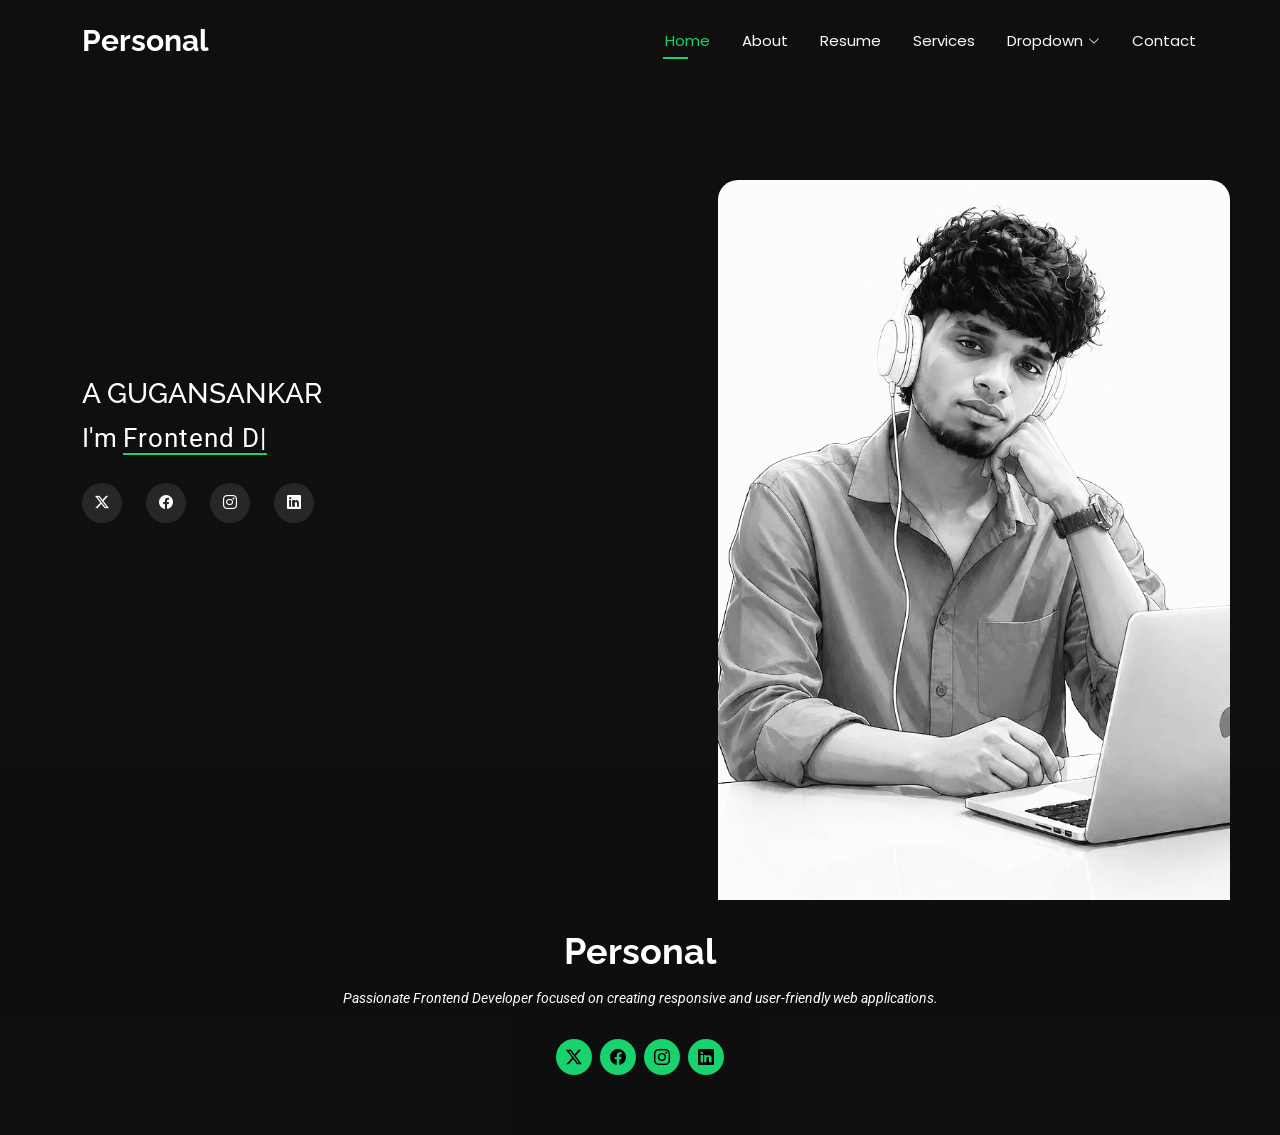
<file: index.html>
<!DOCTYPE html>
<html lang="en">

<head>
  <meta charset="utf-8">
  <meta content="width=device-width, initial-scale=1.0" name="viewport">
  <title>Index - Personal Bootstrap Template</title>
  <meta name="description" content="">
  <meta name="keywords" content="">

  <!-- Favicons -->
  <link href="assets/img/favicon.png" rel="icon">
  <link href="assets/img/apple-touch-icon.png" rel="apple-touch-icon">

  <!-- Fonts -->
  <link href="https://fonts.googleapis.com" rel="preconnect">
  <link href="https://fonts.gstatic.com" rel="preconnect" crossorigin>
  <link href="https://fonts.googleapis.com/css2?family=Roboto:ital,wght@0,100;0,300;0,400;0,500;0,700;0,900;1,100;1,300;1,400;1,500;1,700;1,900&family=Poppins:ital,wght@0,100;0,200;0,300;0,400;0,500;0,600;0,700;0,800;0,900;1,100;1,200;1,300;1,400;1,500;1,600;1,700;1,800;1,900&family=Raleway:ital,wght@0,100;0,200;0,300;0,400;0,500;0,600;0,700;0,800;0,900;1,100;1,200;1,300;1,400;1,500;1,600;1,700;1,800;1,900&display=swap" rel="stylesheet">

  <!-- Vendor CSS Files -->
  <link href="assets/vendor/bootstrap/css/bootstrap.min.css" rel="stylesheet">
  <link href="assets/vendor/bootstrap-icons/bootstrap-icons.css" rel="stylesheet">
  <link href="assets/vendor/aos/aos.css" rel="stylesheet">
  <link href="assets/vendor/swiper/swiper-bundle.min.css" rel="stylesheet">
  <link href="assets/vendor/glightbox/css/glightbox.min.css" rel="stylesheet">

  <!-- Main CSS File -->
  <link href="assets/css/main.css" rel="stylesheet">

  <!-- =======================================================
  * Template Name: Personal
  * Template URL: https://bootstrapmade.com/personal-free-resume-bootstrap-template/
  * Updated: Mar 05 2025 with Bootstrap v5.3.3
  * Author: BootstrapMade.com
  * License: https://bootstrapmade.com/license/
  ======================================================== -->
</head>

<body class="index-page">

  <header id="header" class="header d-flex align-items-center fixed-top">
    <div class="container-fluid container-xl position-relative d-flex align-items-center justify-content-between">

      <a href="index.html" class="logo d-flex align-items-center">
        <!-- Uncomment the line below if you also wish to use an image logo -->
        <!-- <img src="assets/img/logo.webp" alt=""> -->
        <h1 class="sitename">Personal</h1>
      </a>

      <nav id="navmenu" class="navmenu">
        <ul>
          <li><a href="index.html" class="active">Home</a></li>
          <li><a href="about.html">About</a></li>
          <li><a href="resume.html">Resume</a></li>
          <li><a href="services.html">Services</a></li>
          <li class="dropdown"><a href="#"><span>Dropdown</span> <i class="bi bi-chevron-down toggle-dropdown"></i></a>
            <ul>
              <li><a href="#">Dropdown 1</a></li>
              <li class="dropdown"><a href="#"><span>Deep Dropdown</span> <i class="bi bi-chevron-down toggle-dropdown"></i></a>
                <ul>
                  <li><a href="#">Deep Dropdown 1</a></li>
                  <li><a href="#">Deep Dropdown 2</a></li>
                  <li><a href="#">Deep Dropdown 3</a></li>
                  <li><a href="#">Deep Dropdown 4</a></li>
                  <li><a href="#">Deep Dropdown 5</a></li>
                </ul>
              </li>
              <li><a href="#">Dropdown 2</a></li>
              <li><a href="#">Dropdown 3</a></li>
              <li><a href="#">Dropdown 4</a></li>
            </ul>
          </li>
          <li><a href="contact.html">Contact</a></li>
        </ul>
        <i class="mobile-nav-toggle d-xl-none bi bi-list"></i>
      </nav>

    </div>
  </header>

  <main class="main">

    <!-- Hero Section -->
    <section id="hero" class="hero section dark-background">

      <img src="assets/img/myy.png" alt="" data-aos="fade-in">

      <div class="container" data-aos="zoom-out" data-aos-delay="100">
        <h3>A GUGANSANKAR</h3>
        <p>I'm <span class="typed" data-typed-items="Frontend Developer"></span><span class="typed-cursor typed-cursor--blink"></span></p>
        <div class="social-links">
          <a href="https://x.com/gugan_ay?s=11"><i class="bi bi-twitter-x"></i></a>
          <a href="https://www.facebook.com/share/17cFCBeMar/?mibextid=wwXIfr"><i class="bi bi-facebook"></i></a>
          <a href="https://www.instagram.com/gugan_ay"><i class="bi bi-instagram"></i></a>
          <a href="https://www.linkedin.com/in/gugan-sankar-9567632b5"><i class="bi bi-linkedin"></i></a>
        </div>
      </div>

    </section><!-- /Hero Section -->

  </main>

  <footer id="footer" class="footer dark-background">
    <div class="container">
      <h3 class="sitename">Personal</h3>
      <p>Passionate Frontend Developer focused on creating responsive and user-friendly web applications.</p>
      <div class="social-links d-flex justify-content-center">
        <a href="https://x.com/gugan_ay?s=11"><i class="bi bi-twitter-x"></i></a>
        <a href="https://www.facebook.com/share/17cFCBeMar/?mibextid=wwXIfr"><i class="bi bi-facebook"></i></a>
        <a href="https://www.instagram.com/gugan_ay"><i class="bi bi-instagram"></i></a>
        <a href="https://www.linkedin.com/in/gugan-sankar-9567632b5"><i class="bi bi-linkedin"></i></a>
      </div>
     
    </div>
  </footer>

  <!-- Scroll Top -->
  <a href="#" id="scroll-top" class="scroll-top d-flex align-items-center justify-content-center"><i class="bi bi-arrow-up-short"></i></a>

  <!-- Preloader -->
  <div id="preloader"></div>

  <!-- Vendor JS Files -->
  <script src="assets/vendor/bootstrap/js/bootstrap.bundle.min.js"></script>
  <script src="assets/vendor/php-email-form/validate.js"></script>
  <script src="assets/vendor/aos/aos.js"></script>
  <script src="assets/vendor/typed.js/typed.umd.js"></script>
  <script src="assets/vendor/purecounter/purecounter_vanilla.js"></script>
  <script src="assets/vendor/waypoints/noframework.waypoints.js"></script>
  <script src="assets/vendor/swiper/swiper-bundle.min.js"></script>
  <script src="assets/vendor/glightbox/js/glightbox.min.js"></script>
  <script src="assets/vendor/imagesloaded/imagesloaded.pkgd.min.js"></script>
  <script src="assets/vendor/isotope-layout/isotope.pkgd.min.js"></script>

  <!-- Main JS File -->
  <script src="assets/js/main.js"></script>

</body>

</html>
</file>
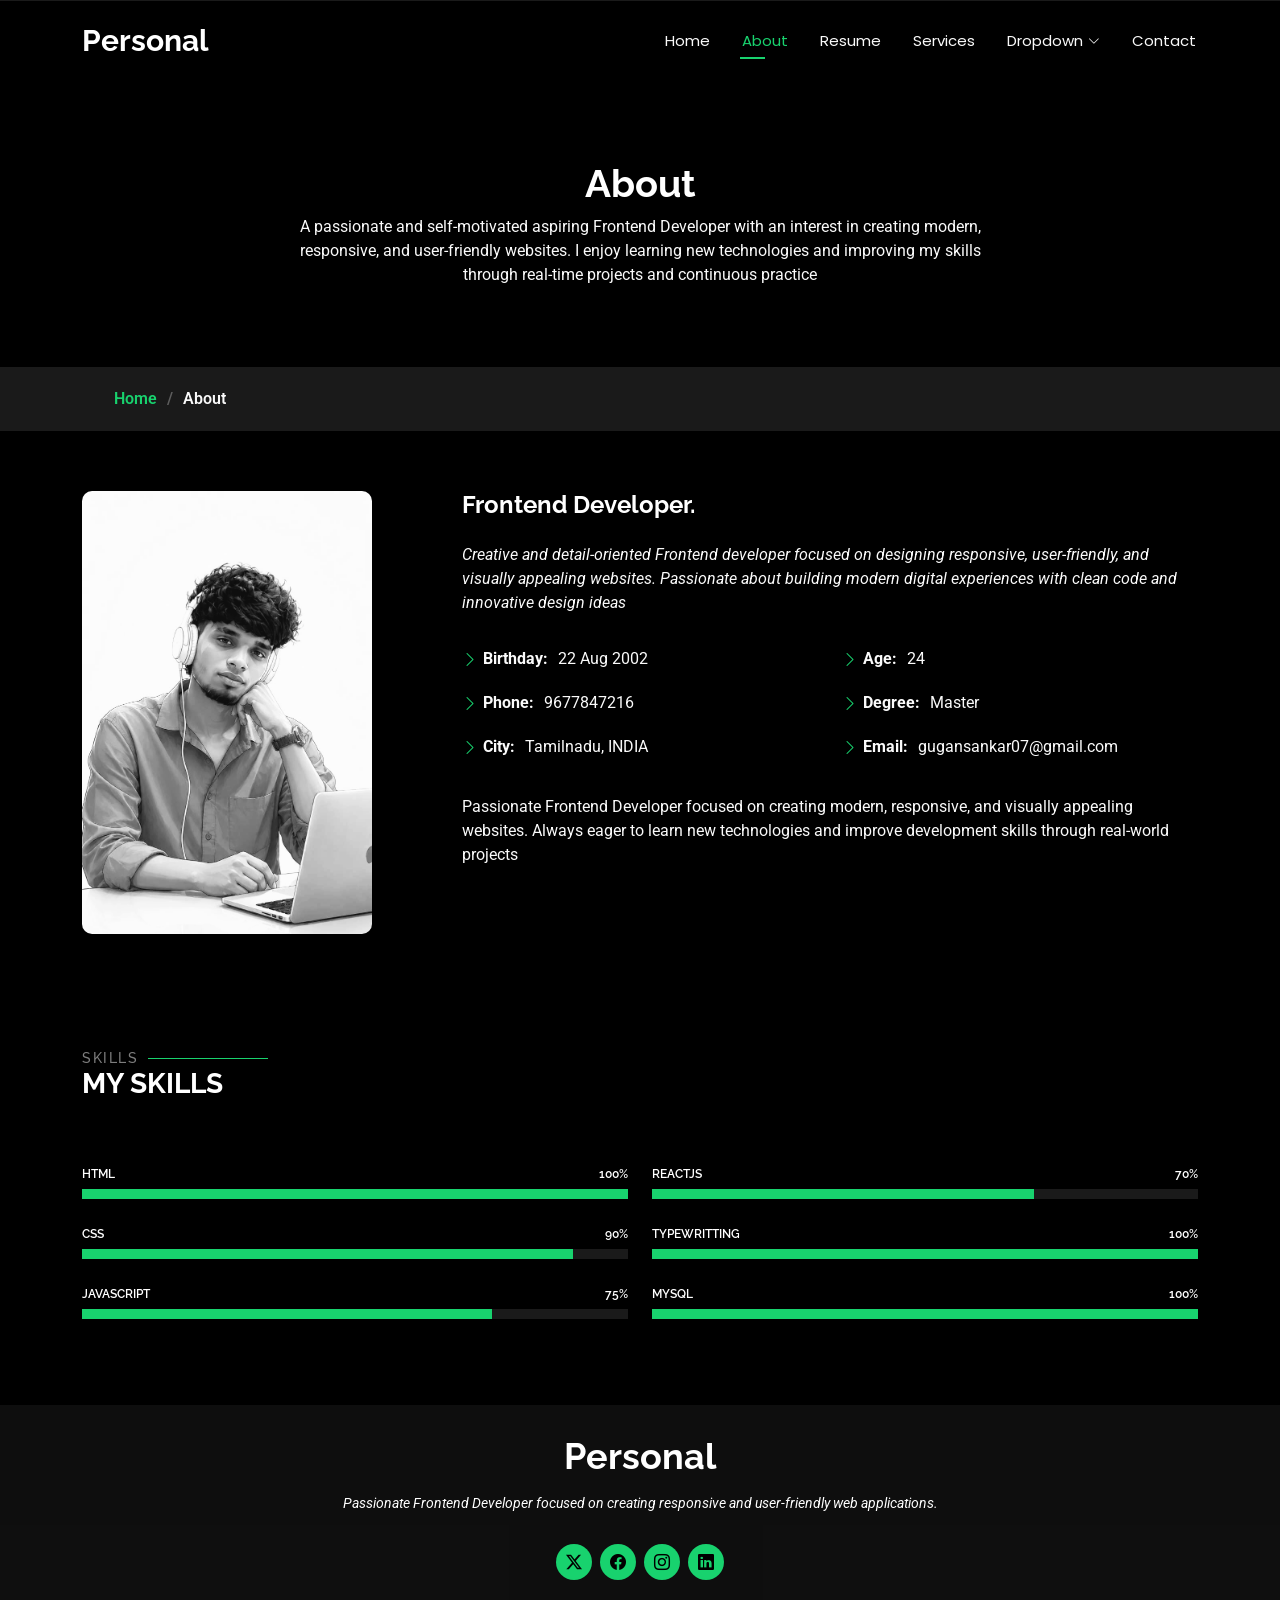
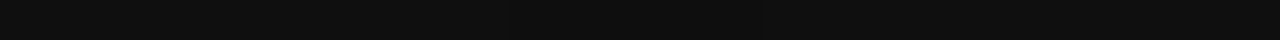
<file: about.html>
<!DOCTYPE html>
<html lang="en">

<head>
  <meta charset="utf-8">
  <meta content="width=device-width, initial-scale=1.0" name="viewport">
  <title>About - Personal Bootstrap Template</title>
  <meta name="description" content="">
  <meta name="keywords" content="">

  <!-- Favicons -->
  <link href="assets/img/favicon.png" rel="icon">
  <link href="assets/img/apple-touch-icon.png" rel="apple-touch-icon">

  <!-- Fonts -->
  <link href="https://fonts.googleapis.com" rel="preconnect">
  <link href="https://fonts.gstatic.com" rel="preconnect" crossorigin>
  <link href="https://fonts.googleapis.com/css2?family=Roboto:ital,wght@0,100;0,300;0,400;0,500;0,700;0,900;1,100;1,300;1,400;1,500;1,700;1,900&family=Poppins:ital,wght@0,100;0,200;0,300;0,400;0,500;0,600;0,700;0,800;0,900;1,100;1,200;1,300;1,400;1,500;1,600;1,700;1,800;1,900&family=Raleway:ital,wght@0,100;0,200;0,300;0,400;0,500;0,600;0,700;0,800;0,900;1,100;1,200;1,300;1,400;1,500;1,600;1,700;1,800;1,900&display=swap" rel="stylesheet">

  <!-- Vendor CSS Files -->
  <link href="assets/vendor/bootstrap/css/bootstrap.min.css" rel="stylesheet">
  <link href="assets/vendor/bootstrap-icons/bootstrap-icons.css" rel="stylesheet">
  <link href="assets/vendor/aos/aos.css" rel="stylesheet">
  <link href="assets/vendor/swiper/swiper-bundle.min.css" rel="stylesheet">
  <link href="assets/vendor/glightbox/css/glightbox.min.css" rel="stylesheet">

  <!-- Main CSS File -->
  <link href="assets/css/main.css" rel="stylesheet">

  <!-- =======================================================
  * Template Name: Personal
  * Template URL: https://bootstrapmade.com/personal-free-resume-bootstrap-template/
  * Updated: Mar 05 2025 with Bootstrap v5.3.3
  * Author: BootstrapMade.com
  * License: https://bootstrapmade.com/license/
  ======================================================== -->
</head>

<body class="about-page">

  <header id="header" class="header d-flex align-items-center fixed-top">
    <div class="container-fluid container-xl position-relative d-flex align-items-center justify-content-between">

      <a href="index.html" class="logo d-flex align-items-center">
        <!-- Uncomment the line below if you also wish to use an image logo -->
        <!-- <img src="assets/img/logo.webp" alt=""> -->
        <h1 class="sitename">Personal</h1>
      </a>

      <nav id="navmenu" class="navmenu">
        <ul>
          <li><a href="index.html">Home</a></li>
          <li><a href="about.html" class="active">About</a></li>
          <li><a href="resume.html">Resume</a></li>
          <li><a href="services.html">Services</a></li>
          <li class="dropdown"><a href="#"><span>Dropdown</span> <i class="bi bi-chevron-down toggle-dropdown"></i></a>
            <ul>
              <li><a href="#">Dropdown 1</a></li>
              <li class="dropdown"><a href="#"><span>Deep Dropdown</span> <i class="bi bi-chevron-down toggle-dropdown"></i></a>
                <ul>
                  <li><a href="#">Deep Dropdown 1</a></li>
                  <li><a href="#">Deep Dropdown 2</a></li>
                  <li><a href="#">Deep Dropdown 3</a></li>
                  <li><a href="#">Deep Dropdown 4</a></li>
                  <li><a href="#">Deep Dropdown 5</a></li>
                </ul>
              </li>
              <li><a href="#">Dropdown 2</a></li>
              <li><a href="#">Dropdown 3</a></li>
              <li><a href="#">Dropdown 4</a></li>
            </ul>
          </li>
          <li><a href="contact.html">Contact</a></li>
        </ul>
        <i class="mobile-nav-toggle d-xl-none bi bi-list"></i>
      </nav>

    </div>
  </header>

  <main class="main">

    <!-- Page Title -->
    <div class="page-title" data-aos="fade">
      <div class="heading">
        <div class="container">
          <div class="row d-flex justify-content-center text-center">
            <div class="col-lg-8">
              <h1>About</h1>
              <p class="mb-0">A passionate and self-motivated aspiring Frontend Developer with an interest in creating modern, responsive, and user-friendly websites. I enjoy learning new technologies and improving my skills through real-time projects and continuous practice</p>
            </div>
          </div>
        </div>
      </div>
      <nav class="breadcrumbs">
        <div class="container">
          <ol>
            <li><a href="index.html">Home</a></li>
            <li class="current">About</li>
          </ol>
        </div>
      </nav>
    </div><!-- End Page Title -->

    <!-- About Section -->
    <section id="about" class="about section">

      <div class="container" data-aos="fade-up" data-aos-delay="100">

        <div class="row gy-4 justify-content-center">
          <div class="col-lg-4">
            <img src="assets/img/my.png" class="img-fluid" alt="">
          </div>
          <div class="col-lg-8 content">
            <h2> Frontend Developer.</h2>
            <p class="fst-italic py-3">
              Creative and detail-oriented Frontend developer focused on designing responsive, user-friendly, and visually appealing websites. Passionate about building modern digital experiences with clean code and innovative design ideas
            </p>
            <div class="row">
              <div class="col-lg-6">
                <ul>
                  <li><i class="bi bi-chevron-right"></i> <strong>Birthday:</strong> <span>22 Aug 2002</span></li>
                  <li><i class="bi bi-chevron-right"></i> <strong>Phone:</strong> <span>9677847216</span></li>
                  <li><i class="bi bi-chevron-right"></i> <strong>City:</strong> <span>Tamilnadu, INDIA</span></li>
                </ul>
              </div>
              <div class="col-lg-6">
                <ul>
                  <li><i class="bi bi-chevron-right"></i> <strong>Age:</strong> <span>24</span></li>
                  <li><i class="bi bi-chevron-right"></i> <strong>Degree:</strong> <span>Master</span></li>
                  <li><i class="bi bi-chevron-right"></i> <strong>Email:</strong> <span>gugansankar07@gmail.com</span></li>
                  
                </ul>
              </div>
            </div>
            <p class="py-3">
            Passionate Frontend Developer focused on creating modern, responsive, and visually appealing websites. 
            Always eager to learn new technologies and improve development skills through real-world projects
            </p>
          </div>
        </div>

      </div>

    </section><!-- /About Section -->

    <!-- Stats Section -->
    

    <!-- Skills Section -->
    <section id="skills" class="skills section">

      <!-- Section Title -->
      <div class="container section-title" data-aos="fade-up">
        <h2>Skills</h2>
        <div><span>My</span> <span class="description-title">Skills</span></div>
      </div><!-- End Section Title -->

      <div class="container" data-aos="fade-up" data-aos-delay="100">

        <div class="row skills-content skills-animation">

          <div class="col-lg-6">

            <div class="progress">
              <span class="skill"><span>HTML</span> <i class="val">100%</i></span>
              <div class="progress-bar-wrap">
                <div class="progress-bar" role="progressbar" aria-valuenow="100" aria-valuemin="0" aria-valuemax="100"></div>
              </div>
            </div><!-- End Skills Item -->

            <div class="progress">
              <span class="skill"><span>CSS</span> <i class="val">90%</i></span>
              <div class="progress-bar-wrap">
                <div class="progress-bar" role="progressbar" aria-valuenow="90" aria-valuemin="0" aria-valuemax="100"></div>
              </div>
            </div><!-- End Skills Item -->

            <div class="progress">
              <span class="skill"><span>JavaScript</span> <i class="val">75%</i></span>
              <div class="progress-bar-wrap">
                <div class="progress-bar" role="progressbar" aria-valuenow="75" aria-valuemin="0" aria-valuemax="100"></div>
              </div>
            </div><!-- End Skills Item -->

          </div>

          <div class="col-lg-6">

            <div class="progress">
              <span class="skill"><span>Reactjs</span> <i class="val">70%</i></span>
              <div class="progress-bar-wrap">
                <div class="progress-bar" role="progressbar" aria-valuenow="70" aria-valuemin="0" aria-valuemax="100"></div>
              </div>
            </div><!-- End Skills Item -->

            <div class="progress">
              <span class="skill"><span>Typewritting</span> <i class="val">100%</i></span>
              <div class="progress-bar-wrap">
                <div class="progress-bar" role="progressbar" aria-valuenow="100" aria-valuemin="0" aria-valuemax="100"></div>
              </div>
            </div><!-- End Skills Item -->

            <div class="progress">
              <span class="skill"><span>Mysql</span> <i class="val">100%</i></span>
              <div class="progress-bar-wrap">
                <div class="progress-bar" role="progressbar" aria-valuenow="100" aria-valuemin="0" aria-valuemax="100"></div>
              </div>
            </div><!-- End Skills Item -->

          </div>

        </div>

      </div>

    </section><!-- /Skills Section -->

    <!-- Interests Section -->
   

    <!-- Testimonials Section -->
  

  </main>

  <footer id="footer" class="footer dark-background">
    <div class="container">
      <h3 class="sitename">Personal</h3>
      <p>Passionate Frontend Developer focused on creating responsive and user-friendly web applications.</p>
      <div class="social-links d-flex justify-content-center">
        <a href="https://x.com/gugan_ay?s=11"><i class="bi bi-twitter-x"></i></a>
        <a href="https://www.facebook.com/share/17cFCBeMar/?mibextid=wwXIfr"><i class="bi bi-facebook"></i></a>
        <a href="https://www.instagram.com/gugan_ay"><i class="bi bi-instagram"></i></a>
        <a href="https://www.linkedin.com/in/gugan-sankar-9567632b5"><i class="bi bi-linkedin"></i></a>
   
    </div>
  </footer>

  <!-- Scroll Top -->
  <a href="#" id="scroll-top" class="scroll-top d-flex align-items-center justify-content-center"><i class="bi bi-arrow-up-short"></i></a>

  <!-- Preloader -->
  <div id="preloader"></div>

  <!-- Vendor JS Files -->
  <script src="assets/vendor/bootstrap/js/bootstrap.bundle.min.js"></script>
  <script src="assets/vendor/php-email-form/validate.js"></script>
  <script src="assets/vendor/aos/aos.js"></script>
  <script src="assets/vendor/typed.js/typed.umd.js"></script>
  <script src="assets/vendor/purecounter/purecounter_vanilla.js"></script>
  <script src="assets/vendor/waypoints/noframework.waypoints.js"></script>
  <script src="assets/vendor/swiper/swiper-bundle.min.js"></script>
  <script src="assets/vendor/glightbox/js/glightbox.min.js"></script>
  <script src="assets/vendor/imagesloaded/imagesloaded.pkgd.min.js"></script>
  <script src="assets/vendor/isotope-layout/isotope.pkgd.min.js"></script>

  <!-- Main JS File -->
  <script src="assets/js/main.js"></script>

</body>

</html>
</file>
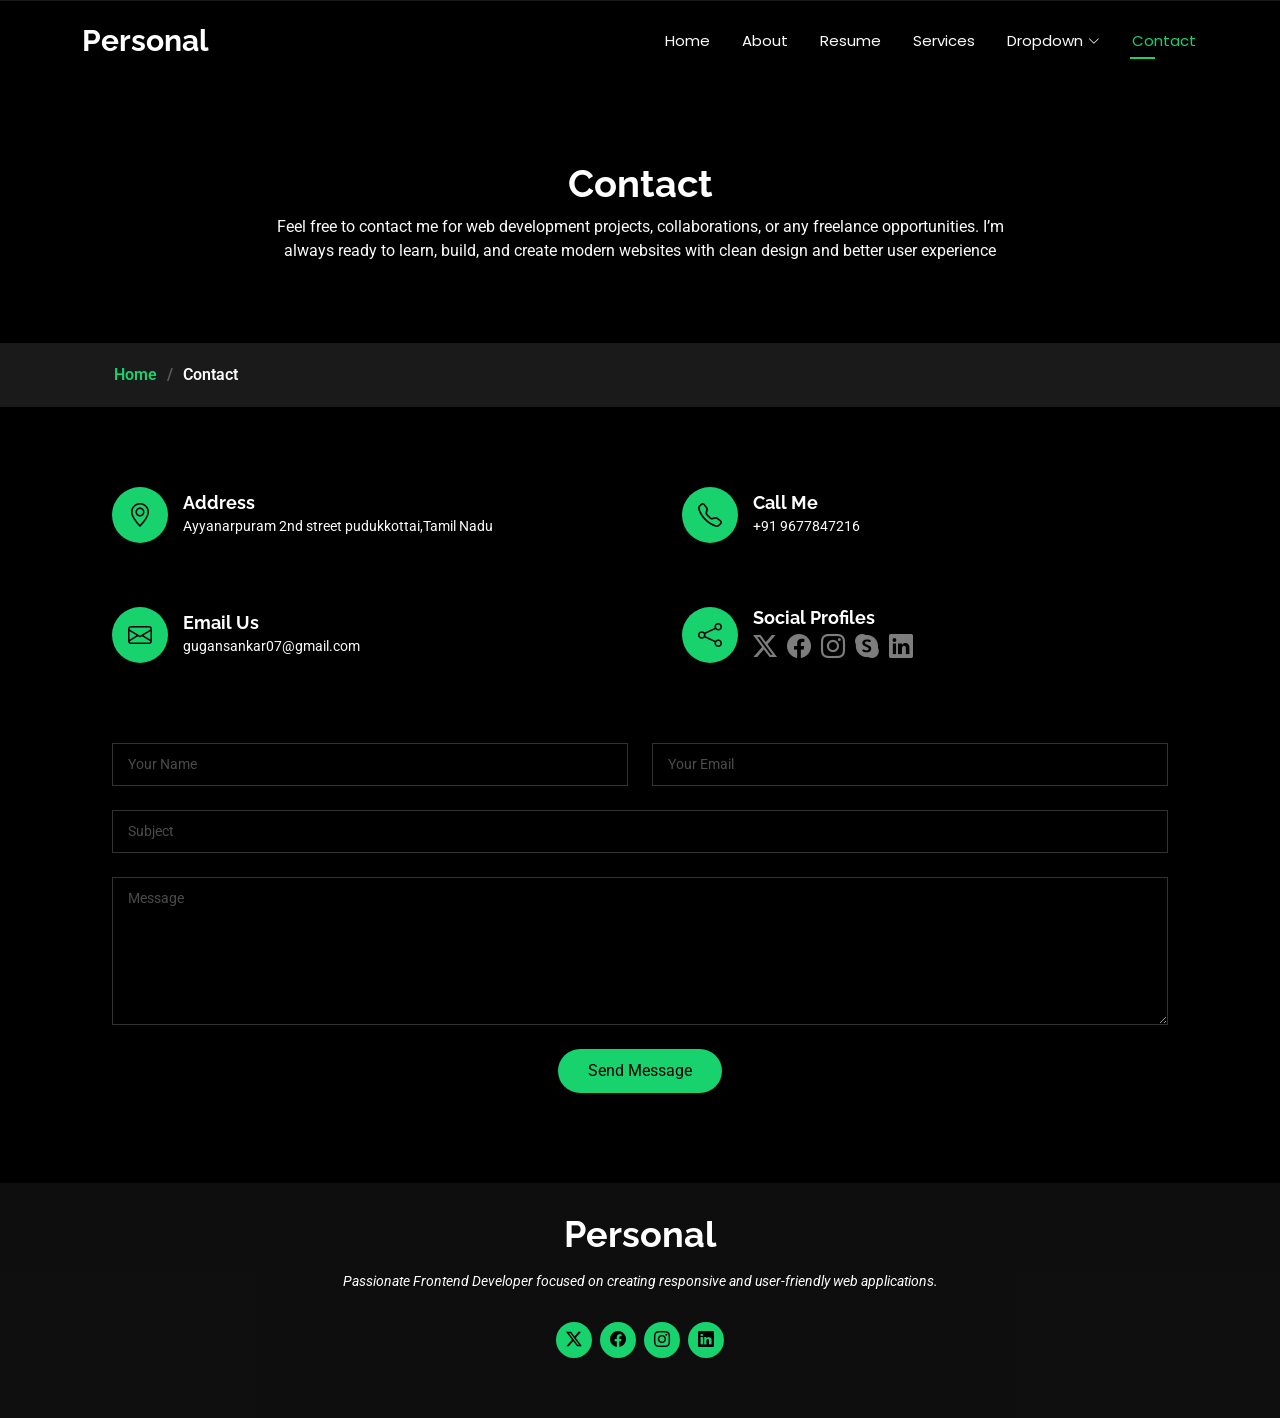
<file: contact.html>
<!DOCTYPE html>
<html lang="en">

<head>
  <meta charset="utf-8">
  <meta content="width=device-width, initial-scale=1.0" name="viewport">
  <title>Contact - Personal Bootstrap Template</title>
  <meta name="description" content="">
  <meta name="keywords" content="">

  <!-- Favicons -->
  <link href="assets/img/favicon.png" rel="icon">
  <link href="assets/img/apple-touch-icon.png" rel="apple-touch-icon">

  <!-- Fonts -->
  <link href="https://fonts.googleapis.com" rel="preconnect">
  <link href="https://fonts.gstatic.com" rel="preconnect" crossorigin>
  <link href="https://fonts.googleapis.com/css2?family=Roboto:ital,wght@0,100;0,300;0,400;0,500;0,700;0,900;1,100;1,300;1,400;1,500;1,700;1,900&family=Poppins:ital,wght@0,100;0,200;0,300;0,400;0,500;0,600;0,700;0,800;0,900;1,100;1,200;1,300;1,400;1,500;1,600;1,700;1,800;1,900&family=Raleway:ital,wght@0,100;0,200;0,300;0,400;0,500;0,600;0,700;0,800;0,900;1,100;1,200;1,300;1,400;1,500;1,600;1,700;1,800;1,900&display=swap" rel="stylesheet">

  <!-- Vendor CSS Files -->
  <link href="assets/vendor/bootstrap/css/bootstrap.min.css" rel="stylesheet">
  <link href="assets/vendor/bootstrap-icons/bootstrap-icons.css" rel="stylesheet">
  <link href="assets/vendor/aos/aos.css" rel="stylesheet">
  <link href="assets/vendor/swiper/swiper-bundle.min.css" rel="stylesheet">
  <link href="assets/vendor/glightbox/css/glightbox.min.css" rel="stylesheet">

  <!-- Main CSS File -->
  <link href="assets/css/main.css" rel="stylesheet">

  <!-- =======================================================
  * Template Name: Personal
  * Template URL: https://bootstrapmade.com/personal-free-resume-bootstrap-template/
  * Updated: Mar 05 2025 with Bootstrap v5.3.3
  * Author: BootstrapMade.com
  * License: https://bootstrapmade.com/license/
  ======================================================== -->
</head>

<body class="contact-page">

  <header id="header" class="header d-flex align-items-center fixed-top">
    <div class="container-fluid container-xl position-relative d-flex align-items-center justify-content-between">

      <a href="index.html" class="logo d-flex align-items-center">
        <!-- Uncomment the line below if you also wish to use an image logo -->
        <!-- <img src="assets/img/logo.webp" alt=""> -->
        <h1 class="sitename">Personal</h1>
      </a>

      <nav id="navmenu" class="navmenu">
        <ul>
          <li><a href="index.html">Home</a></li>
          <li><a href="about.html">About</a></li>
          <li><a href="resume.html">Resume</a></li>
          <li><a href="services.html">Services</a></li>
          <li class="dropdown"><a href="#"><span>Dropdown</span> <i class="bi bi-chevron-down toggle-dropdown"></i></a>
            <ul>
              <li><a href="#">Dropdown 1</a></li>
              <li class="dropdown"><a href="#"><span>Deep Dropdown</span> <i class="bi bi-chevron-down toggle-dropdown"></i></a>
                <ul>
                  <li><a href="#">Deep Dropdown 1</a></li>
                  <li><a href="#">Deep Dropdown 2</a></li>
                  <li><a href="#">Deep Dropdown 3</a></li>
                  <li><a href="#">Deep Dropdown 4</a></li>
                  <li><a href="#">Deep Dropdown 5</a></li>
                </ul>
              </li>
              <li><a href="#">Dropdown 2</a></li>
              <li><a href="#">Dropdown 3</a></li>
              <li><a href="#">Dropdown 4</a></li>
            </ul>
          </li>
          <li><a href="contact.html" class="active">Contact</a></li>
        </ul>
        <i class="mobile-nav-toggle d-xl-none bi bi-list"></i>
      </nav>

    </div>
  </header>

  <main class="main">

    <!-- Page Title -->
    <div class="page-title" data-aos="fade">
      <div class="heading">
        <div class="container">
          <div class="row d-flex justify-content-center text-center">
            <div class="col-lg-8">
              <h1>Contact</h1>
              <p class="mb-0">Feel free to contact me for web development projects, collaborations, or any freelance opportunities. 
                I’m always ready to learn, build, and create modern websites with clean design and better user experience</p>
            </div>
          </div>
        </div>
      </div>
      <nav class="breadcrumbs">
        <div class="container">
          <ol>
            <li><a href="index.html">Home</a></li>
            <li class="current">Contact</li>
          </ol>
        </div>
      </nav>
    </div><!-- End Page Title -->

    <!-- Contact Section -->
    <section id="contact" class="contact section">

      <div class="container" data-aos="fade-up" data-aos-delay="100">

        <div class="row gy-4">

          <div class="col-md-6">
            <div class="info-item d-flex align-items-center" data-aos="fade-up" data-aos-delay="200">
              <i class="icon bi bi-geo-alt flex-shrink-0"></i>
              <div>
                <h3>Address</h3>
                <p>Ayyanarpuram 2nd street pudukkottai,Tamil Nadu</p>
              </div>
            </div>
          </div><!-- End Info Item -->

          <div class="col-md-6">
            <div class="info-item d-flex align-items-center" data-aos="fade-up" data-aos-delay="300">
              <i class="icon bi bi-telephone flex-shrink-0"></i>
              <div>
                <h3>Call Me</h3>
                <p>+91 9677847216</p>
              </div>
            </div>
          </div><!-- End Info Item -->

          <div class="col-md-6">
            <div class="info-item d-flex align-items-center" data-aos="fade-up" data-aos-delay="400">
              <i class="icon bi bi-envelope flex-shrink-0"></i>
              <div>
                <h3>Email Us</h3>
                <p>gugansankar07@gmail.com</p>
              </div>
            </div>
          </div><!-- End Info Item -->

          <div class="col-md-6">
            <div class="info-item d-flex align-items-center" data-aos="fade-up" data-aos-delay="500">
              <i class="icon bi bi-share flex-shrink-0"></i>
              <div>
                <h3>Social Profiles</h3>
                <div class="social-links">
                  <a href="#"><i class="bi bi-twitter-x"></i></a>
                  <a href="#"><i class="bi bi-facebook"></i></a>
                  <a href="#"><i class="bi bi-instagram"></i></a>
                  <a href="#"><i class="bi bi-skype"></i></a>
                  <a href="#"><i class="bi bi-linkedin"></i></a>
                </div>
              </div>
            </div>
          </div><!-- End Info Item -->

        </div>

        <form action="forms/contact.php" method="post" class="php-email-form" data-aos="fade-up" data-aos-delay="600">
          <div class="row gy-4">

            <div class="col-md-6">
              <input type="text" name="name" class="form-control" placeholder="Your Name" required="">
            </div>

            <div class="col-md-6 ">
              <input type="email" class="form-control" name="email" placeholder="Your Email" required="">
            </div>

            <div class="col-md-12">
              <input type="text" class="form-control" name="subject" placeholder="Subject" required="">
            </div>

            <div class="col-md-12">
              <textarea class="form-control" name="message" rows="6" placeholder="Message" required=""></textarea>
            </div>

            <div class="col-md-12 text-center">
              <div class="loading">Loading</div>
              <div class="error-message"></div>
              <div class="sent-message">Your message has been sent. Thank you!</div>

              <button type="submit">Send Message</button>
            </div>

          </div>
        </form><!-- End Contact Form -->

      </div>

    </section><!-- /Contact Section -->

  </main>

  <footer id="footer" class="footer dark-background">
    <div class="container">
      <h3 class="sitename">Personal</h3>
      <p>Passionate Frontend Developer focused on creating responsive and user-friendly web applications.</p>
      <div class="social-links d-flex justify-content-center">
        <a href="https://x.com/gugan_ay?s=11"><i class="bi bi-twitter-x"></i></a>
        <a href="https://www.facebook.com/share/17cFCBeMar/?mibextid=wwXIfr"><i class="bi bi-facebook"></i></a>
        <a href="https://www.instagram.com/gugan_ay"><i class="bi bi-instagram"></i></a>
        <a href="https://www.linkedin.com/in/gugan-sankar-9567632b5"><i class="bi bi-linkedin"></i></a>
      </div>
     
    </div>
  </footer>

  <!-- Scroll Top -->
  <a href="#" id="scroll-top" class="scroll-top d-flex align-items-center justify-content-center"><i class="bi bi-arrow-up-short"></i></a>

  <!-- Preloader -->
  <div id="preloader"></div>

  <!-- Vendor JS Files -->
  <script src="assets/vendor/bootstrap/js/bootstrap.bundle.min.js"></script>
  <script src="assets/vendor/php-email-form/validate.js"></script>
  <script src="assets/vendor/aos/aos.js"></script>
  <script src="assets/vendor/typed.js/typed.umd.js"></script>
  <script src="assets/vendor/purecounter/purecounter_vanilla.js"></script>
  <script src="assets/vendor/waypoints/noframework.waypoints.js"></script>
  <script src="assets/vendor/swiper/swiper-bundle.min.js"></script>
  <script src="assets/vendor/glightbox/js/glightbox.min.js"></script>
  <script src="assets/vendor/imagesloaded/imagesloaded.pkgd.min.js"></script>
  <script src="assets/vendor/isotope-layout/isotope.pkgd.min.js"></script>

  <!-- Main JS File -->
  <script src="assets/js/main.js"></script>

</body>

</html>
</file>
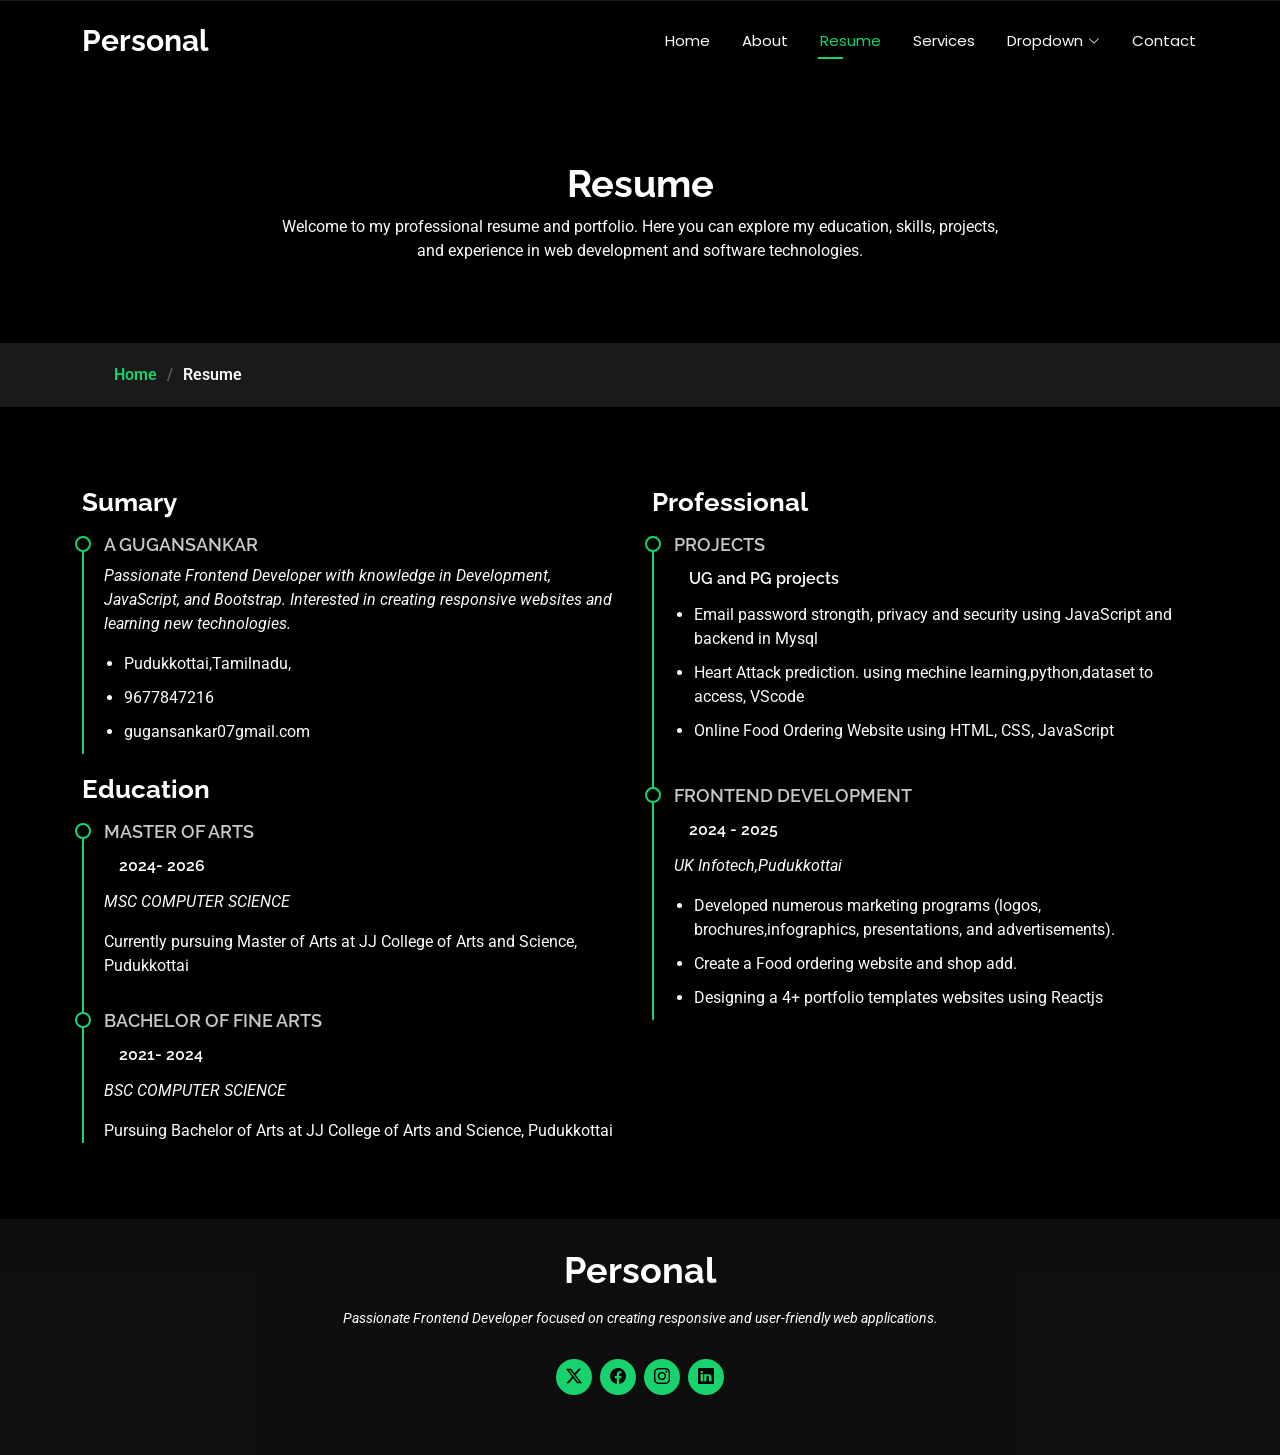
<file: resume.html>
<!DOCTYPE html>
<html lang="en">

<head>
  <meta charset="utf-8">
  <meta content="width=device-width, initial-scale=1.0" name="viewport">
  <title>Resume - Personal Bootstrap Template</title>
  <meta name="description" content="">
  <meta name="keywords" content="">

  <!-- Favicons -->
  <link href="assets/img/favicon.png" rel="icon">
  <link href="assets/img/apple-touch-icon.png" rel="apple-touch-icon">

  <!-- Fonts -->
  <link href="https://fonts.googleapis.com" rel="preconnect">
  <link href="https://fonts.gstatic.com" rel="preconnect" crossorigin>
  <link href="https://fonts.googleapis.com/css2?family=Roboto:ital,wght@0,100;0,300;0,400;0,500;0,700;0,900;1,100;1,300;1,400;1,500;1,700;1,900&family=Poppins:ital,wght@0,100;0,200;0,300;0,400;0,500;0,600;0,700;0,800;0,900;1,100;1,200;1,300;1,400;1,500;1,600;1,700;1,800;1,900&family=Raleway:ital,wght@0,100;0,200;0,300;0,400;0,500;0,600;0,700;0,800;0,900;1,100;1,200;1,300;1,400;1,500;1,600;1,700;1,800;1,900&display=swap" rel="stylesheet">

  <!-- Vendor CSS Files -->
  <link href="assets/vendor/bootstrap/css/bootstrap.min.css" rel="stylesheet">
  <link href="assets/vendor/bootstrap-icons/bootstrap-icons.css" rel="stylesheet">
  <link href="assets/vendor/aos/aos.css" rel="stylesheet">
  <link href="assets/vendor/swiper/swiper-bundle.min.css" rel="stylesheet">
  <link href="assets/vendor/glightbox/css/glightbox.min.css" rel="stylesheet">

  <!-- Main CSS File -->
  <link href="assets/css/main.css" rel="stylesheet">

  <!-- =======================================================
  * Template Name: Personal
  * Template URL: https://bootstrapmade.com/personal-free-resume-bootstrap-template/
  * Updated: Mar 05 2025 with Bootstrap v5.3.3
  * Author: BootstrapMade.com
  * License: https://bootstrapmade.com/license/
  ======================================================== -->
</head>

<body class="resume-page">

  <header id="header" class="header d-flex align-items-center fixed-top">
    <div class="container-fluid container-xl position-relative d-flex align-items-center justify-content-between">

      <a href="index.html" class="logo d-flex align-items-center">
        <!-- Uncomment the line below if you also wish to use an image logo -->
        <!-- <img src="assets/img/logo.webp" alt=""> -->
        <h1 class="sitename">Personal</h1>
      </a>

      <nav id="navmenu" class="navmenu">
        <ul>
          <li><a href="index.html">Home</a></li>
          <li><a href="about.html">About</a></li>
          <li><a href="resume.html" class="active">Resume</a></li>
          <li><a href="services.html">Services</a></li>
          <li class="dropdown"><a href="#"><span>Dropdown</span> <i class="bi bi-chevron-down toggle-dropdown"></i></a>
            <ul>
              <li><a href="#">Dropdown 1</a></li>
              <li class="dropdown"><a href="#"><span>Deep Dropdown</span> <i class="bi bi-chevron-down toggle-dropdown"></i></a>
                <ul>
                  <li><a href="#">Deep Dropdown 1</a></li>
                  <li><a href="#">Deep Dropdown 2</a></li>
                  <li><a href="#">Deep Dropdown 3</a></li>
                  <li><a href="#">Deep Dropdown 4</a></li>
                  <li><a href="#">Deep Dropdown 5</a></li>
                </ul>
              </li>
              <li><a href="#">Dropdown 2</a></li>
              <li><a href="#">Dropdown 3</a></li>
              <li><a href="#">Dropdown 4</a></li>
            </ul>
          </li>
          <li><a href="contact.html">Contact</a></li>
        </ul>
        <i class="mobile-nav-toggle d-xl-none bi bi-list"></i>
      </nav>

    </div>
  </header>

  <main class="main">

    <!-- Page Title -->
    <div class="page-title" data-aos="fade">
      <div class="heading">
        <div class="container">
          <div class="row d-flex justify-content-center text-center">
            <div class="col-lg-8">
              <h1>Resume</h1>
              <p class="mb-0">Welcome to my professional resume and portfolio. 
                Here you can explore my education, skills, projects, and experience in web development and software technologies.</p>
            </div>
          </div>
        </div>
      </div>
      <nav class="breadcrumbs">
        <div class="container">
          <ol>
            <li><a href="index.html">Home</a></li>
            <li class="current">Resume</li>
          </ol>
        </div>
      </nav>
    </div><!-- End Page Title -->

    <!-- Resume Section -->
    <section id="resume" class="resume section">

      <div class="container">

        <div class="row">

          <div class="col-lg-6" data-aos="fade-up" data-aos-delay="100">
            <h3 class="resume-title">Sumary</h3>

            <div class="resume-item pb-0">
              <h4>A GUGANSANKAR </h4>
              <p><em>Passionate Frontend Developer with knowledge in  Development, JavaScript, and Bootstrap. 
                Interested in creating responsive websites and learning new technologies.</em></p>
              <ul>
                <li><P></P>Pudukkottai,Tamilnadu, </li>
                <li>9677847216</li>
                <li>gugansankar07gmail.com</li>
              </ul>
            </div><!-- Edn Resume Item -->

            <h3 class="resume-title">Education</h3>
            <div class="resume-item">
              <h4>Master of  Arts</h4>
              <h5>2024- 2026</h5>
              <p><em>MSC COMPUTER SCIENCE </em></p>
              <p>Currently pursuing Master of Arts at JJ College of Arts and Science, Pudukkottai</p>
            </div><!-- Edn Resume Item -->

            <div class="resume-item">
              <h4>Bachelor of Fine Arts </h4>
              <h5>2021- 2024</h5>
              <p><em>BSC COMPUTER SCIENCE</em></p>
              <p>Pursuing Bachelor of Arts at JJ College of Arts and Science, Pudukkottai</p>
            </div><!-- Edn Resume Item -->

          </div>

          <div class="col-lg-6" data-aos="fade-up" data-aos-delay="200">
            <h3 class="resume-title">Professional</h3>
            <div class="resume-item">
              <h4>projects</h4>
              <h5>UG and PG projects</h5>
              <ul>
                <li>Email password strongth, privacy and security using JavaScript and backend in Mysql </li>
                <li>Heart Attack prediction. using mechine learning,python,dataset to access, VScode  </li>
                <li>Online Food Ordering Website using HTML, CSS, JavaScript</li>
                
              </ul>
            </div><!-- Edn Resume Item -->

            <div class="resume-item">
              <h4>Frontend development</h4>
              <h5>2024 - 2025</h5>
              <p><em>UK Infotech,Pudukkottai</em></p>
              <ul>
                <li>Developed numerous marketing programs (logos, brochures,infographics, presentations, and advertisements).</li>
                <li>Create a Food ordering website and shop add.</li>
                <li>Designing a 4+ portfolio templates websites using Reactjs</li>
                
              </ul>
            </div><!-- Edn Resume Item -->

          </div>

        </div>

      </div>

    </section><!-- /Resume Section -->

  </main>

  <footer id="footer" class="footer dark-background">
    <div class="container">
      <h3 class="sitename">Personal</h3>
      <p>Passionate Frontend Developer focused on creating responsive and user-friendly web applications.</p>
      <div class="social-links d-flex justify-content-center">
        <a href="https://x.com/gugan_ay?s=11"><i class="bi bi-twitter-x"></i></a>
        <a href="https://www.facebook.com/share/17cFCBeMar/?mibextid=wwXIfr"><i class="bi bi-facebook"></i></a>
        <a href="https://www.instagram.com/gugan_ay"><i class="bi bi-instagram"></i></a>
        <a href="https://www.linkedin.com/in/gugan-sankar-9567632b5"><i class="bi bi-linkedin"></i></a>
      </div>
     
    </div>
  </footer>

  <!-- Scroll Top -->
  <a href="#" id="scroll-top" class="scroll-top d-flex align-items-center justify-content-center"><i class="bi bi-arrow-up-short"></i></a>

  <!-- Preloader -->
  <div id="preloader"></div>

  <!-- Vendor JS Files -->
  <script src="assets/vendor/bootstrap/js/bootstrap.bundle.min.js"></script>
  <script src="assets/vendor/php-email-form/validate.js"></script>
  <script src="assets/vendor/aos/aos.js"></script>
  <script src="assets/vendor/typed.js/typed.umd.js"></script>
  <script src="assets/vendor/purecounter/purecounter_vanilla.js"></script>
  <script src="assets/vendor/waypoints/noframework.waypoints.js"></script>
  <script src="assets/vendor/swiper/swiper-bundle.min.js"></script>
  <script src="assets/vendor/glightbox/js/glightbox.min.js"></script>
  <script src="assets/vendor/imagesloaded/imagesloaded.pkgd.min.js"></script>
  <script src="assets/vendor/isotope-layout/isotope.pkgd.min.js"></script>

  <!-- Main JS File -->
  <script src="assets/js/main.js"></script>

</body>

</html>
</file>
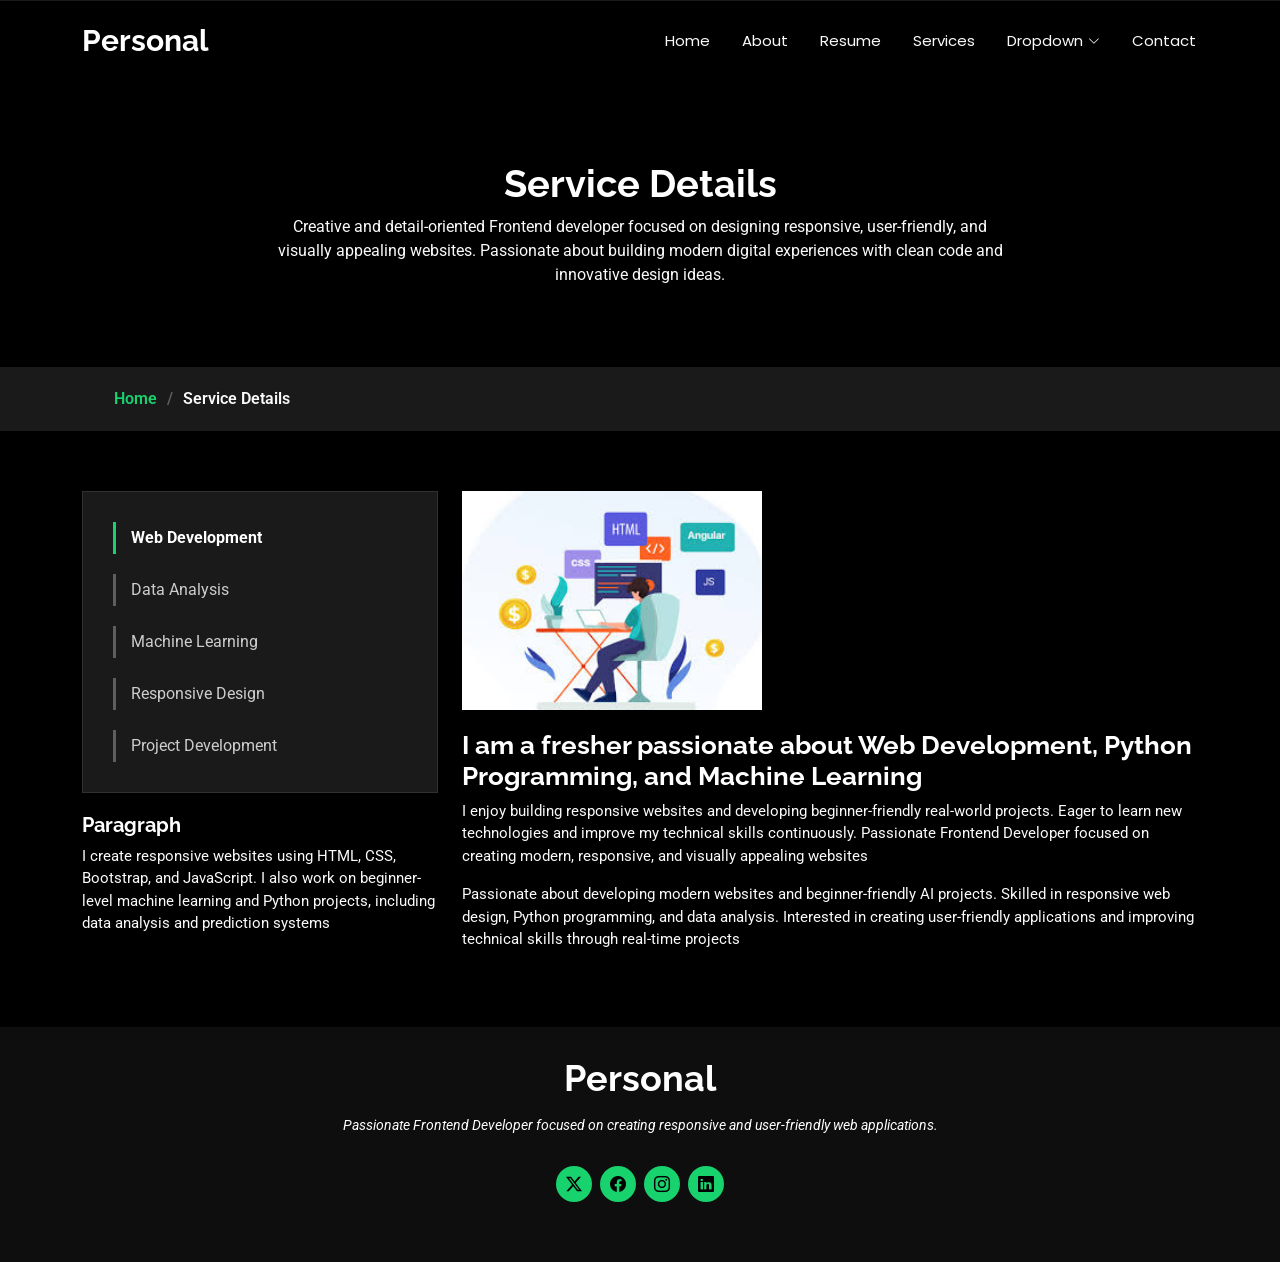
<file: service-details.html>
<!DOCTYPE html>
<html lang="en">

<head>
  <meta charset="utf-8">
  <meta content="width=device-width, initial-scale=1.0" name="viewport">
  <title>Service Details - Personal Bootstrap Template</title>
  <meta name="description" content="">
  <meta name="keywords" content="">

  <!-- Favicons -->
  <link href="assets/img/favicon.png" rel="icon">
  <link href="assets/img/apple-touch-icon.png" rel="apple-touch-icon">

  <!-- Fonts -->
  <link href="https://fonts.googleapis.com" rel="preconnect">
  <link href="https://fonts.gstatic.com" rel="preconnect" crossorigin>
  <link href="https://fonts.googleapis.com/css2?family=Roboto:ital,wght@0,100;0,300;0,400;0,500;0,700;0,900;1,100;1,300;1,400;1,500;1,700;1,900&family=Poppins:ital,wght@0,100;0,200;0,300;0,400;0,500;0,600;0,700;0,800;0,900;1,100;1,200;1,300;1,400;1,500;1,600;1,700;1,800;1,900&family=Raleway:ital,wght@0,100;0,200;0,300;0,400;0,500;0,600;0,700;0,800;0,900;1,100;1,200;1,300;1,400;1,500;1,600;1,700;1,800;1,900&display=swap" rel="stylesheet">

  <!-- Vendor CSS Files -->
  <link href="assets/vendor/bootstrap/css/bootstrap.min.css" rel="stylesheet">
  <link href="assets/vendor/bootstrap-icons/bootstrap-icons.css" rel="stylesheet">
  <link href="assets/vendor/aos/aos.css" rel="stylesheet">
  <link href="assets/vendor/swiper/swiper-bundle.min.css" rel="stylesheet">
  <link href="assets/vendor/glightbox/css/glightbox.min.css" rel="stylesheet">

  <!-- Main CSS File -->
  <link href="assets/css/main.css" rel="stylesheet">

  <!-- =======================================================
  * Template Name: Personal
  * Template URL: https://bootstrapmade.com/personal-free-resume-bootstrap-template/
  * Updated: Mar 05 2025 with Bootstrap v5.3.3
  * Author: BootstrapMade.com
  * License: https://bootstrapmade.com/license/
  ======================================================== -->
</head>

<body class="service-details-page">

  <header id="header" class="header d-flex align-items-center fixed-top">
    <div class="container-fluid container-xl position-relative d-flex align-items-center justify-content-between">

      <a href="index.html" class="logo d-flex align-items-center">
        <!-- Uncomment the line below if you also wish to use an image logo -->
        <!-- <img src="assets/img/logo.webp" alt=""> -->
        <h1 class="sitename">Personal</h1>
      </a>

      <nav id="navmenu" class="navmenu">
        <ul>
          <li><a href="index.html">Home</a></li>
          <li><a href="about.html">About</a></li>
          <li><a href="resume.html">Resume</a></li>
          <li><a href="services.html">Services</a></li>
          <li class="dropdown"><a href="#"><span>Dropdown</span> <i class="bi bi-chevron-down toggle-dropdown"></i></a>
            <ul>
              <li><a href="#">Dropdown 1</a></li>
              <li class="dropdown"><a href="#"><span>Deep Dropdown</span> <i class="bi bi-chevron-down toggle-dropdown"></i></a>
                <ul>
                  <li><a href="#">Deep Dropdown 1</a></li>
                  <li><a href="#">Deep Dropdown 2</a></li>
                  <li><a href="#">Deep Dropdown 3</a></li>
                  <li><a href="#">Deep Dropdown 4</a></li>
                  <li><a href="#">Deep Dropdown 5</a></li>
                </ul>
              </li>
              <li><a href="#">Dropdown 2</a></li>
              <li><a href="#">Dropdown 3</a></li>
              <li><a href="#">Dropdown 4</a></li>
            </ul>
          </li>
          <li><a href="contact.html">Contact</a></li>
        </ul>
        <i class="mobile-nav-toggle d-xl-none bi bi-list"></i>
      </nav>

    </div>
  </header>

  <main class="main">

    <!-- Page Title -->
    <div class="page-title" data-aos="fade">
      <div class="heading">
        <div class="container">
          <div class="row d-flex justify-content-center text-center">
            <div class="col-lg-8">
              <h1>Service Details</h1>
              <p class="mb-0"> Creative and detail-oriented Frontend developer focused on designing responsive, user-friendly, and visually appealing websites. Passionate about building modern digital experiences with clean code and innovative design ideas.</p>
            </div>
          </div>
        </div>
      </div>
      <nav class="breadcrumbs">
        <div class="container">
          <ol>
            <li><a href="index.html">Home</a></li>
            <li class="current">Service Details</li>
          </ol>
        </div>
      </nav>
    </div><!-- End Page Title -->

    <!-- Service Details Section -->
    <section id="service-details" class="service-details section">

      <div class="container">

        <div class="row gy-4">

          <div class="col-lg-4" data-aos="fade-up" data-aos-delay="100">
            <div class="services-list">
              <a href="#" class="active">Web Development</a>
              <a href="#">Data Analysis</a>
              <a href="#">Machine Learning</a>
              <a href="#">Responsive Design</a>
              <a href="#">Project Development</a>
            </div>

            <h4>Paragraph</h4>
            <p>I create responsive websites using HTML, CSS, Bootstrap, and JavaScript. I also work on beginner-level machine learning and Python projects, including data analysis and prediction systems</p>
          </div>

          <div class="col-lg-8" data-aos="fade-up" data-aos-delay="200">
            <img src="assets/img/i.png" alt="" class="img-fluid services-img">
            <h3>I am a fresher passionate about Web Development, Python Programming, and Machine Learning</h3>
            <p>
    I enjoy building responsive websites and developing beginner-friendly real-world projects. 
Eager to learn new technologies and improve my technical skills continuously.
           
        Passionate Frontend Developer focused on creating modern, responsive, and visually appealing websites
            </p>
            <p>
             Passionate about developing modern websites and beginner-friendly AI projects. Skilled in responsive web design, Python programming, and data analysis. 
             Interested in creating user-friendly applications and improving technical skills through real-time projects
            </p>
          </div>

        </div>

      </div>

    </section><!-- /Service Details Section -->

  </main>

  <footer id="footer" class="footer dark-background">
    <div class="container">
      <h3 class="sitename">Personal</h3>
      <p>Passionate Frontend Developer focused on creating responsive and user-friendly web applications.</p>
      <div class="social-links d-flex justify-content-center">
        <a href="https://x.com/gugan_ay?s=11"><i class="bi bi-twitter-x"></i></a>
        <a href="https://www.facebook.com/share/17cFCBeMar/?mibextid=wwXIfr"><i class="bi bi-facebook"></i></a>
        <a href="https://www.instagram.com/gugan_ay"><i class="bi bi-instagram"></i></a>
        <a href="https://www.linkedin.com/in/gugan-sankar-9567632b5"><i class="bi bi-linkedin"></i></a>
      </div>
      
        
      </div>
    </div>
  </footer>

  <!-- Scroll Top -->
  <a href="#" id="scroll-top" class="scroll-top d-flex align-items-center justify-content-center"><i class="bi bi-arrow-up-short"></i></a>

  <!-- Preloader -->
  <div id="preloader"></div>

  <!-- Vendor JS Files -->
  <script src="assets/vendor/bootstrap/js/bootstrap.bundle.min.js"></script>
  <script src="assets/vendor/php-email-form/validate.js"></script>
  <script src="assets/vendor/aos/aos.js"></script>
  <script src="assets/vendor/typed.js/typed.umd.js"></script>
  <script src="assets/vendor/purecounter/purecounter_vanilla.js"></script>
  <script src="assets/vendor/waypoints/noframework.waypoints.js"></script>
  <script src="assets/vendor/swiper/swiper-bundle.min.js"></script>
  <script src="assets/vendor/glightbox/js/glightbox.min.js"></script>
  <script src="assets/vendor/imagesloaded/imagesloaded.pkgd.min.js"></script>
  <script src="assets/vendor/isotope-layout/isotope.pkgd.min.js"></script>

  <!-- Main JS File -->
  <script src="assets/js/main.js"></script>

</body>

</html>
</file>
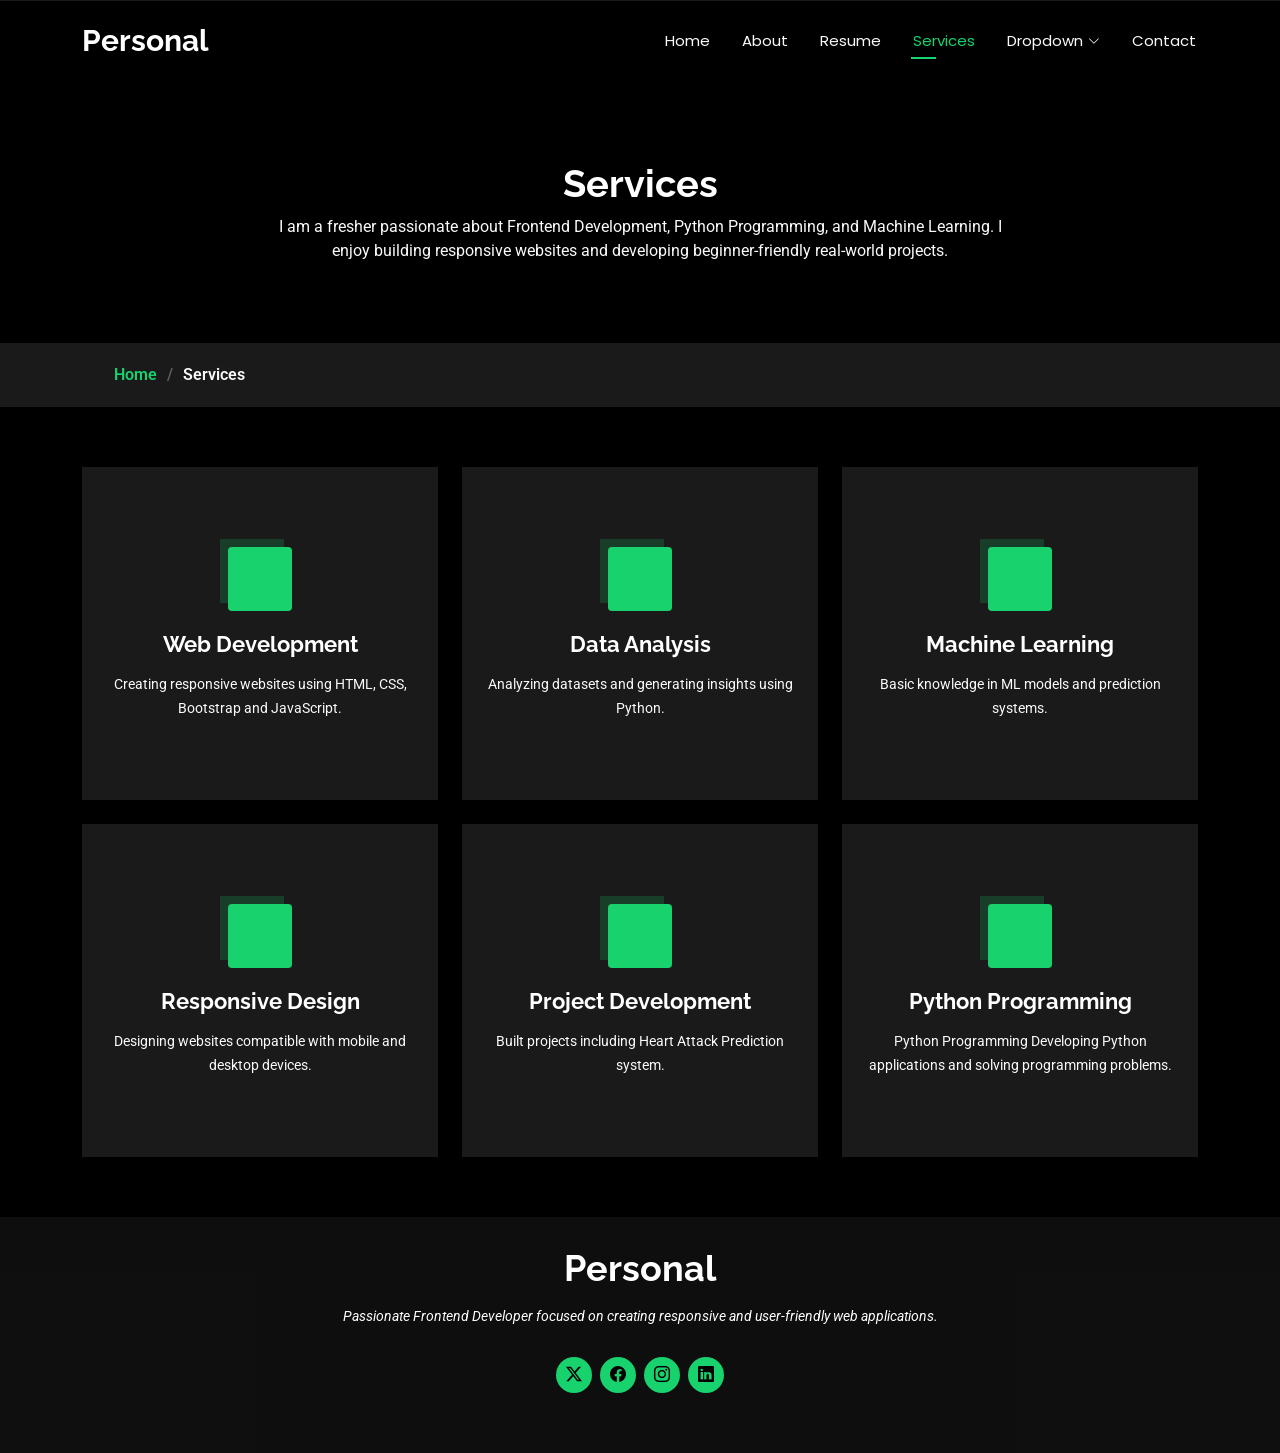
<file: services.html>
<!DOCTYPE html>
<html lang="en">

<head>
  <meta charset="utf-8">
  <meta content="width=device-width, initial-scale=1.0" name="viewport">
  <title>Services - Personal Bootstrap Template</title>
  <meta name="description" content="">
  <meta name="keywords" content="">

  <!-- Favicons -->
  <link href="assets/img/favicon.png" rel="icon">
  <link href="assets/img/apple-touch-icon.png" rel="apple-touch-icon">

  <!-- Fonts -->
  <link href="https://fonts.googleapis.com" rel="preconnect">
  <link href="https://fonts.gstatic.com" rel="preconnect" crossorigin>
  <link href="https://fonts.googleapis.com/css2?family=Roboto:ital,wght@0,100;0,300;0,400;0,500;0,700;0,900;1,100;1,300;1,400;1,500;1,700;1,900&family=Poppins:ital,wght@0,100;0,200;0,300;0,400;0,500;0,600;0,700;0,800;0,900;1,100;1,200;1,300;1,400;1,500;1,600;1,700;1,800;1,900&family=Raleway:ital,wght@0,100;0,200;0,300;0,400;0,500;0,600;0,700;0,800;0,900;1,100;1,200;1,300;1,400;1,500;1,600;1,700;1,800;1,900&display=swap" rel="stylesheet">

  <!-- Vendor CSS Files -->
  <link href="assets/vendor/bootstrap/css/bootstrap.min.css" rel="stylesheet">
  <link href="assets/vendor/bootstrap-icons/bootstrap-icons.css" rel="stylesheet">
  <link href="assets/vendor/aos/aos.css" rel="stylesheet">
  <link href="assets/vendor/swiper/swiper-bundle.min.css" rel="stylesheet">
  <link href="assets/vendor/glightbox/css/glightbox.min.css" rel="stylesheet">

  <!-- Main CSS File -->
  <link href="assets/css/main.css" rel="stylesheet">

  <!-- =======================================================
  * Template Name: Personal
  * Template URL: https://bootstrapmade.com/personal-free-resume-bootstrap-template/
  * Updated: Mar 05 2025 with Bootstrap v5.3.3
  * Author: BootstrapMade.com
  * License: https://bootstrapmade.com/license/
  ======================================================== -->
</head>

<body class="services-page">

  <header id="header" class="header d-flex align-items-center fixed-top">
    <div class="container-fluid container-xl position-relative d-flex align-items-center justify-content-between">

      <a href="index.html" class="logo d-flex align-items-center">
        <!-- Uncomment the line below if you also wish to use an image logo -->
        <!-- <img src="assets/img/logo.webp" alt=""> -->
        <h1 class="sitename">Personal</h1>
      </a>

      <nav id="navmenu" class="navmenu">
        <ul>
          <li><a href="index.html">Home</a></li>
          <li><a href="about.html">About</a></li>
          <li><a href="resume.html">Resume</a></li>
          <li><a href="services.html" class="active">Services</a></li>
          <li class="dropdown"><a href="#"><span>Dropdown</span> <i class="bi bi-chevron-down toggle-dropdown"></i></a>
            <ul>
              <li><a href="#">Dropdown 1</a></li>
              <li class="dropdown"><a href="#"><span>Deep Dropdown</span> <i class="bi bi-chevron-down toggle-dropdown"></i></a>
                <ul>
                  <li><a href="#">Deep Dropdown 1</a></li>
                  <li><a href="#">Deep Dropdown 2</a></li>
                  <li><a href="#">Deep Dropdown 3</a></li>
                  <li><a href="#">Deep Dropdown 4</a></li>
                  <li><a href="#">Deep Dropdown 5</a></li>
                </ul>
              </li>
              <li><a href="#">Dropdown 2</a></li>
              <li><a href="#">Dropdown 3</a></li>
              <li><a href="#">Dropdown 4</a></li>
            </ul>
          </li>
          <li><a href="contact.html">Contact</a></li>
        </ul>
        <i class="mobile-nav-toggle d-xl-none bi bi-list"></i>
      </nav>

    </div>
  </header>

  <main class="main">

    <!-- Page Title -->
    <div class="page-title" data-aos="fade">
      <div class="heading">
        <div class="container">
          <div class="row d-flex justify-content-center text-center">
            <div class="col-lg-8">
              <h1>Services</h1>
              <p class="mb-0">I am a fresher passionate about Frontend Development, Python Programming, and Machine Learning. 
                    I enjoy building responsive websites and developing beginner-friendly real-world projects.</p>
            </div>
          </div>
        </div>
      </div>
      <nav class="breadcrumbs">
        <div class="container">
          <ol>
            <li><a href="index.html">Home</a></li>
            <li class="current">Services</li>
          </ol>
        </div>
      </nav>
    </div><!-- End Page Title -->

    <!-- Services Section -->
    <section id="services" class="services section">

      <div class="container">

        <div class="row gy-4">

          <div class="col-lg-4 col-md-6" data-aos="fade-up" data-aos-delay="100">
            <div class="service-item  position-relative">
              <div class="icon">
                <i class="bi bi-activity"></i>
              </div>
              <a href="service-details.html" class="stretched-link">
                <h3> Web Development</h3>
              </a>
              <p>Creating responsive websites using HTML, CSS, Bootstrap and JavaScript.</p>
            </div>
          </div><!-- End Service Item -->

          <div class="col-lg-4 col-md-6" data-aos="fade-up" data-aos-delay="200">
            <div class="service-item position-relative">
              <div class="icon">
                <i class="bi bi-broadcast"></i>
              </div>
              <a href="service-details.html" class="stretched-link">
                <h3>Data Analysis</h3>
              </a>
              <p>Analyzing datasets and generating insights using Python.</p>
            </div>
          </div><!-- End Service Item -->

          <div class="col-lg-4 col-md-6" data-aos="fade-up" data-aos-delay="300">
            <div class="service-item position-relative">
              <div class="icon">
                <i class="bi bi-easel"></i>
              </div>
              <a href="service-details.html" class="stretched-link">
                <h3> Machine Learning</h3>
              </a>
              <p>Basic knowledge in ML models and prediction systems.</p>
            </div>
          </div><!-- End Service Item -->

          <div class="col-lg-4 col-md-6" data-aos="fade-up" data-aos-delay="400">
            <div class="service-item position-relative">
              <div class="icon">
                <i class="bi bi-bounding-box-circles"></i>
              </div>
              <a href="service-details.html" class="stretched-link">
                <h3>Responsive Design</h3>
              </a>
              <p> Designing websites compatible with mobile and desktop devices.</p>
              <a href="service-details.html" class="stretched-link"></a>
            </div>
          </div><!-- End Service Item -->

          <div class="col-lg-4 col-md-6" data-aos="fade-up" data-aos-delay="500">
            <div class="service-item position-relative">
              <div class="icon">
                <i class="bi bi-calendar4-week"></i>
              </div>
              <a href="service-details.html" class="stretched-link">
                <h3>Project Development</h3>
              </a>
              <p>Built projects including Heart Attack Prediction system.</p>
              <a href="service-details.html" class="stretched-link"></a>
            </div>
          </div><!-- End Service Item -->

          <div class="col-lg-4 col-md-6" data-aos="fade-up" data-aos-delay="600">
            <div class="service-item position-relative">
              <div class="icon">
                <i class="bi bi-chat-square-text"></i>
              </div>
              <a href="service-details.html" class="stretched-link">
                <h3>Python Programming</h3>
              </a>
              <p>Python Programming Developing Python applications and solving programming problems.</p>
              <a href="service-details.html" class="stretched-link"></a>
            </div>
          </div><!-- End Service Item -->

        </div>

      </div>

    </section><!-- /Services Section -->

  </main>

  <footer id="footer" class="footer dark-background">
    <div class="container">
      <h3 class="sitename">Personal</h3>
      <p>Passionate Frontend Developer focused on creating responsive and user-friendly web applications.</p>
      <div class="social-links d-flex justify-content-center">
        <a href="https://x.com/gugan_ay?s=11"><i class="bi bi-twitter-x"></i></a>
        <a href="https://www.facebook.com/share/17cFCBeMar/?mibextid=wwXIfr"><i class="bi bi-facebook"></i></a>
        <a href="https://www.instagram.com/gugan_ay"><i class="bi bi-instagram"></i></a>
        <a href="https://www.linkedin.com/in/gugan-sankar-9567632b5"><i class="bi bi-linkedin"></i></a>
      </div>

  </footer>

  <!-- Scroll Top -->
  <a href="#" id="scroll-top" class="scroll-top d-flex align-items-center justify-content-center"><i class="bi bi-arrow-up-short"></i></a>

  <!-- Preloader -->
  <div id="preloader"></div>

  <!-- Vendor JS Files -->
  <script src="assets/vendor/bootstrap/js/bootstrap.bundle.min.js"></script>
  <script src="assets/vendor/php-email-form/validate.js"></script>
  <script src="assets/vendor/aos/aos.js"></script>
  <script src="assets/vendor/typed.js/typed.umd.js"></script>
  <script src="assets/vendor/purecounter/purecounter_vanilla.js"></script>
  <script src="assets/vendor/waypoints/noframework.waypoints.js"></script>
  <script src="assets/vendor/swiper/swiper-bundle.min.js"></script>
  <script src="assets/vendor/glightbox/js/glightbox.min.js"></script>
  <script src="assets/vendor/imagesloaded/imagesloaded.pkgd.min.js"></script>
  <script src="assets/vendor/isotope-layout/isotope.pkgd.min.js"></script>

  <!-- Main JS File -->
  <script src="assets/js/main.js"></script>

</body>

</html>
</file>
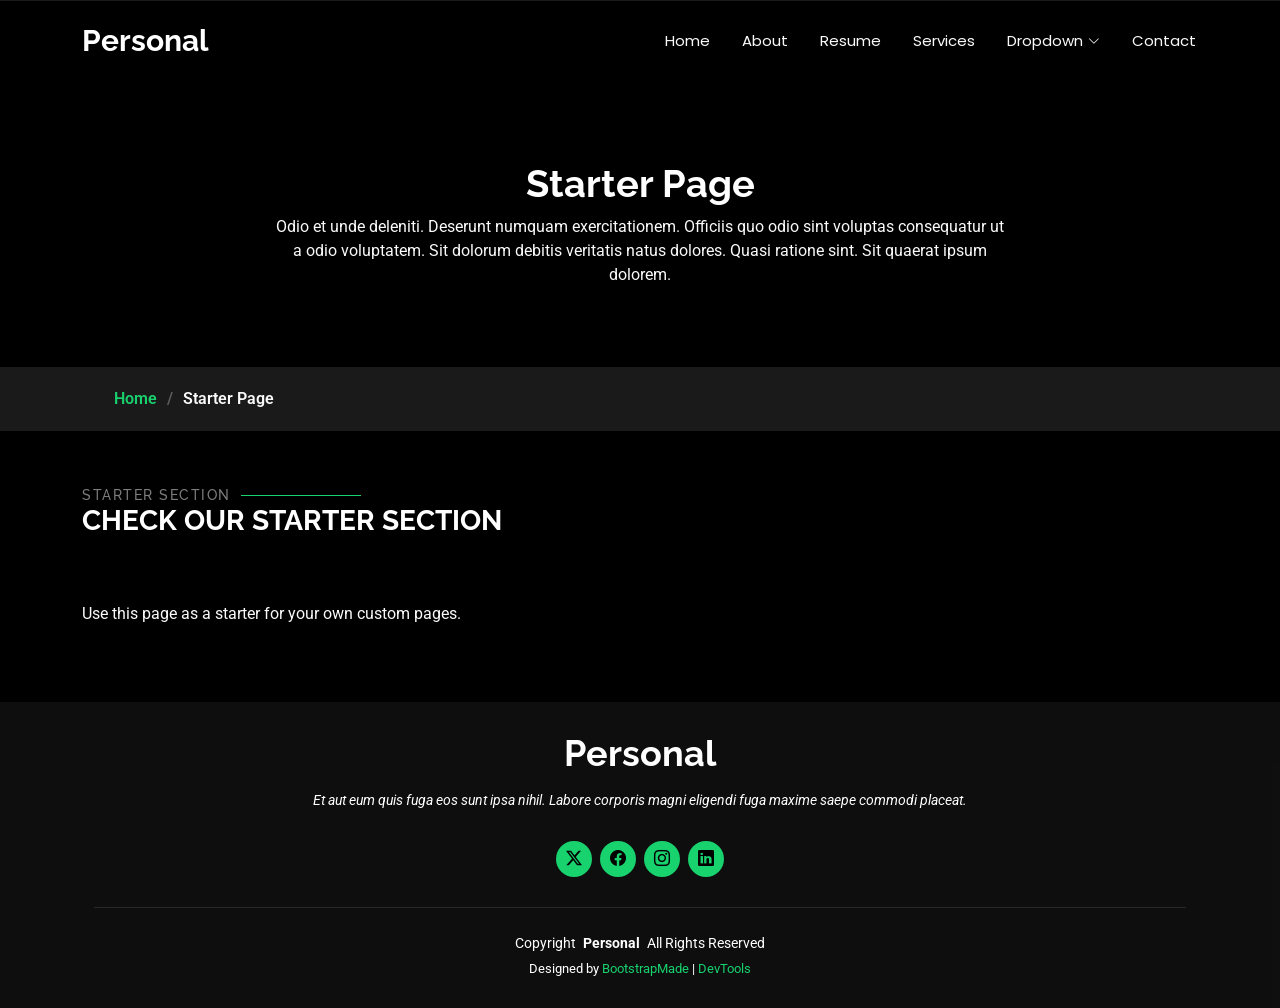
<file: starter-page.html>
<!DOCTYPE html>
<html lang="en">

<head>
  <meta charset="utf-8">
  <meta content="width=device-width, initial-scale=1.0" name="viewport">
  <title>Starter Page - Personal Bootstrap Template</title>
  <meta name="description" content="">
  <meta name="keywords" content="">

  <!-- Favicons -->
  <link href="assets/img/favicon.png" rel="icon">
  <link href="assets/img/apple-touch-icon.png" rel="apple-touch-icon">

  <!-- Fonts -->
  <link href="https://fonts.googleapis.com" rel="preconnect">
  <link href="https://fonts.gstatic.com" rel="preconnect" crossorigin>
  <link href="https://fonts.googleapis.com/css2?family=Roboto:ital,wght@0,100;0,300;0,400;0,500;0,700;0,900;1,100;1,300;1,400;1,500;1,700;1,900&family=Poppins:ital,wght@0,100;0,200;0,300;0,400;0,500;0,600;0,700;0,800;0,900;1,100;1,200;1,300;1,400;1,500;1,600;1,700;1,800;1,900&family=Raleway:ital,wght@0,100;0,200;0,300;0,400;0,500;0,600;0,700;0,800;0,900;1,100;1,200;1,300;1,400;1,500;1,600;1,700;1,800;1,900&display=swap" rel="stylesheet">

  <!-- Vendor CSS Files -->
  <link href="assets/vendor/bootstrap/css/bootstrap.min.css" rel="stylesheet">
  <link href="assets/vendor/bootstrap-icons/bootstrap-icons.css" rel="stylesheet">
  <link href="assets/vendor/aos/aos.css" rel="stylesheet">
  <link href="assets/vendor/swiper/swiper-bundle.min.css" rel="stylesheet">
  <link href="assets/vendor/glightbox/css/glightbox.min.css" rel="stylesheet">

  <!-- Main CSS File -->
  <link href="assets/css/main.css" rel="stylesheet">

  <!-- =======================================================
  * Template Name: Personal
  * Template URL: https://bootstrapmade.com/personal-free-resume-bootstrap-template/
  * Updated: Mar 05 2025 with Bootstrap v5.3.3
  * Author: BootstrapMade.com
  * License: https://bootstrapmade.com/license/
  ======================================================== -->
</head>

<body class="starter-page-page">

  <header id="header" class="header d-flex align-items-center fixed-top">
    <div class="container-fluid container-xl position-relative d-flex align-items-center justify-content-between">

      <a href="index.html" class="logo d-flex align-items-center">
        <!-- Uncomment the line below if you also wish to use an image logo -->
        <!-- <img src="assets/img/logo.webp" alt=""> -->
        <h1 class="sitename">Personal</h1>
      </a>

      <nav id="navmenu" class="navmenu">
        <ul>
          <li><a href="index.html">Home</a></li>
          <li><a href="about.html">About</a></li>
          <li><a href="resume.html">Resume</a></li>
          <li><a href="services.html">Services</a></li>
          <li class="dropdown"><a href="#"><span>Dropdown</span> <i class="bi bi-chevron-down toggle-dropdown"></i></a>
            <ul>
              <li><a href="#">Dropdown 1</a></li>
              <li class="dropdown"><a href="#"><span>Deep Dropdown</span> <i class="bi bi-chevron-down toggle-dropdown"></i></a>
                <ul>
                  <li><a href="#">Deep Dropdown 1</a></li>
                  <li><a href="#">Deep Dropdown 2</a></li>
                  <li><a href="#">Deep Dropdown 3</a></li>
                  <li><a href="#">Deep Dropdown 4</a></li>
                  <li><a href="#">Deep Dropdown 5</a></li>
                </ul>
              </li>
              <li><a href="#">Dropdown 2</a></li>
              <li><a href="#">Dropdown 3</a></li>
              <li><a href="#">Dropdown 4</a></li>
            </ul>
          </li>
          <li><a href="contact.html">Contact</a></li>
        </ul>
        <i class="mobile-nav-toggle d-xl-none bi bi-list"></i>
      </nav>

    </div>
  </header>

  <main class="main">

    <!-- Page Title -->
    <div class="page-title" data-aos="fade">
      <div class="heading">
        <div class="container">
          <div class="row d-flex justify-content-center text-center">
            <div class="col-lg-8">
              <h1>Starter Page</h1>
              <p class="mb-0">Odio et unde deleniti. Deserunt numquam exercitationem. Officiis quo odio sint voluptas consequatur ut a odio voluptatem. Sit dolorum debitis veritatis natus dolores. Quasi ratione sint. Sit quaerat ipsum dolorem.</p>
            </div>
          </div>
        </div>
      </div>
      <nav class="breadcrumbs">
        <div class="container">
          <ol>
            <li><a href="index.html">Home</a></li>
            <li class="current">Starter Page</li>
          </ol>
        </div>
      </nav>
    </div><!-- End Page Title -->

    <!-- Starter Section Section -->
    <section id="starter-section" class="starter-section section">

      <!-- Section Title -->
      <div class="container section-title" data-aos="fade-up">
        <h2>Starter Section</h2>
        <div><span>Check Our</span> <span class="description-title">Starter Section</span></div>
      </div><!-- End Section Title -->

      <div class="container" data-aos="fade-up">
        <p>Use this page as a starter for your own custom pages.</p>
      </div>

    </section><!-- /Starter Section Section -->

  </main>

  <footer id="footer" class="footer dark-background">
    <div class="container">
      <h3 class="sitename">Personal</h3>
      <p>Et aut eum quis fuga eos sunt ipsa nihil. Labore corporis magni eligendi fuga maxime saepe commodi placeat.</p>
      <div class="social-links d-flex justify-content-center">
        <a href=""><i class="bi bi-twitter-x"></i></a>
        <a href=""><i class="bi bi-facebook"></i></a>
        <a href=""><i class="bi bi-instagram"></i></a>
        <a href=" https://www.linkedin.com/in/gugan-sankar-9567632b5"><i class="bi bi-linkedin"></i></a>
      </div>
      <div class="container">
        <div class="copyright">
          <span>Copyright</span> <strong class="px-1 sitename">Personal</strong> <span>All Rights Reserved</span>
        </div>
        <div class="credits">
          <!-- All the links in the footer should remain intact. -->
          <!-- You can delete the links only if you've purchased the pro version. -->
          <!-- Licensing information: https://bootstrapmade.com/license/ -->
          <!-- Purchase the pro version with working PHP/AJAX contact form: [buy-url] -->
          Designed by <a href="https://bootstrapmade.com/">BootstrapMade</a> | <a href="https://bootstrapmade.com/tools/">DevTools</a>
        </div>
      </div>
    </div>
  </footer>

  <!-- Scroll Top -->
  <a href="#" id="scroll-top" class="scroll-top d-flex align-items-center justify-content-center"><i class="bi bi-arrow-up-short"></i></a>

  <!-- Preloader -->
  <div id="preloader"></div>

  <!-- Vendor JS Files -->
  <script src="assets/vendor/bootstrap/js/bootstrap.bundle.min.js"></script>
  <script src="assets/vendor/php-email-form/validate.js"></script>
  <script src="assets/vendor/aos/aos.js"></script>
  <script src="assets/vendor/typed.js/typed.umd.js"></script>
  <script src="assets/vendor/purecounter/purecounter_vanilla.js"></script>
  <script src="assets/vendor/waypoints/noframework.waypoints.js"></script>
  <script src="assets/vendor/swiper/swiper-bundle.min.js"></script>
  <script src="assets/vendor/glightbox/js/glightbox.min.js"></script>
  <script src="assets/vendor/imagesloaded/imagesloaded.pkgd.min.js"></script>
  <script src="assets/vendor/isotope-layout/isotope.pkgd.min.js"></script>

  <!-- Main JS File -->
  <script src="assets/js/main.js"></script>

</body>

</html>
</file>
<file: assets/css/main.css>
/**
* Template Name: Personal
* Template URL: https://bootstrapmade.com/personal-free-resume-bootstrap-template/
* Updated: Mar 05 2025 with Bootstrap v5.3.3
* Author: BootstrapMade.com
* License: https://bootstrapmade.com/license/
*/

/*--------------------------------------------------------------
# Font & Color Variables
# Help: https://bootstrapmade.com/color-system/
--------------------------------------------------------------*/
/* Fonts */
:root {
  --default-font: "Roboto",  system-ui, -apple-system, "Segoe UI", Roboto, "Helvetica Neue", Arial, "Noto Sans", "Liberation Sans", sans-serif, "Apple Color Emoji", "Segoe UI Emoji", "Segoe UI Symbol", "Noto Color Emoji";
  --heading-font: "Raleway",  sans-serif;
  --nav-font: "Poppins",  sans-serif;
}

/* Global Colors - The following color variables are used throughout the website. Updating them here will change the color scheme of the entire website */
:root { 
  --background-color: #000000; /* Background color for the entire website, including individual sections */
  --default-color: #fafafa; /* Default color used for the majority of the text content across the entire website */
  --heading-color: #ffffff; /* Color for headings, subheadings and title throughout the website */
  --accent-color: #18d26e; /* Accent color that represents your brand on the website. It's used for buttons, links, and other elements that need to stand out */
  --surface-color: #1a1a1a; /* The surface color is used as a background of boxed elements within sections, such as cards, icon boxes, or other elements that require a visual separation from the global background. */
  --contrast-color: #000000; /* Contrast color for text, ensuring readability against backgrounds of accent, heading, or default colors. */
}

/* Nav Menu Colors - The following color variables are used specifically for the navigation menu. They are separate from the global colors to allow for more customization options */
:root {
  --nav-color: #fafafa;  /* The default color of the main navmenu links */
  --nav-hover-color: #18d26e; /* Applied to main navmenu links when they are hovered over or active */
  --nav-mobile-background-color: #1a1a1a; /* Used as the background color for mobile navigation menu */
  --nav-dropdown-background-color: #1a1a1a; /* Used as the background color for dropdown items that appear when hovering over primary navigation items */
  --nav-dropdown-color: #fafafa; /* Used for navigation links of the dropdown items in the navigation menu. */
  --nav-dropdown-hover-color: #18d26e; /* Similar to --nav-hover-color, this color is applied to dropdown navigation links when they are hovered over. */
}

/* Color Presets - These classes override global colors when applied to any section or element, providing reuse of the sam color scheme. */

.light-background {
  --background-color: #1a1a1a;
  --surface-color: #343434;
}

.dark-background {
  --background-color: rgba(15, 15, 15, 0.975);
  --default-color: #ffffff;
  --heading-color: #ffffff;
  --surface-color: #292929f9;
  --contrast-color: #000000;
}

/* Smooth scroll */
:root {
  scroll-behavior: smooth;
}

/*--------------------------------------------------------------
# General Styling & Shared Classes
--------------------------------------------------------------*/
body {
  color: var(--default-color);
  background-color: var(--background-color);
  font-family: var(--default-font);
}

a {
  color: var(--accent-color);
  text-decoration: none;
  transition: 0.3s;
}

a:hover {
  color: color-mix(in srgb, var(--accent-color), transparent 25%);
  text-decoration: none;
}

h1,
h2,
h3,
h4,
h5,
h6 {
  color: var(--heading-color);
  font-family: var(--heading-font);
}

/* PHP Email Form Messages
------------------------------*/
.php-email-form .error-message {
  display: none;
  background: #df1529;
  color: #ffffff;
  text-align: left;
  padding: 15px;
  margin-bottom: 24px;
  font-weight: 600;
}

.php-email-form .sent-message {
  display: none;
  color: #ffffff;
  background: #059652;
  text-align: center;
  padding: 15px;
  margin-bottom: 24px;
  font-weight: 600;
}

.php-email-form .loading {
  display: none;
  background: var(--surface-color);
  text-align: center;
  padding: 15px;
  margin-bottom: 24px;
}

.php-email-form .loading:before {
  content: "";
  display: inline-block;
  border-radius: 50%;
  width: 24px;
  height: 24px;
  margin: 0 10px -6px 0;
  border: 3px solid var(--accent-color);
  border-top-color: var(--surface-color);
  animation: php-email-form-loading 1s linear infinite;
}

@keyframes php-email-form-loading {
  0% {
    transform: rotate(0deg);
  }

  100% {
    transform: rotate(360deg);
  }
}

/*--------------------------------------------------------------
# Global Header
--------------------------------------------------------------*/
.header {
  --background-color: rgba(0, 0, 0, 0);
  color: var(--default-color);
  background-color: var(--background-color);
  padding: 15px 0;
  transition: all 0.5s;
  z-index: 997;
}

.header .logo {
  line-height: 1;
}

.header .logo img {
  max-height: 32px;
  margin-right: 8px;
}

.header .logo h1 {
  font-size: 30px;
  margin: 0;
  font-weight: 700;
  color: var(--heading-color);
}

.scrolled .header {
  box-shadow: 0px 0 18px rgba(0, 0, 0, 0.1);
}

/* Global Header on Scroll
------------------------------*/
.scrolled .header {
  --background-color: rgba(0, 0, 0, 0.8);
}

/*--------------------------------------------------------------
# Navigation Menu
--------------------------------------------------------------*/
/* Desktop Navigation */
@media (min-width: 1200px) {
  .navmenu {
    padding: 0;
  }

  .navmenu ul {
    margin: 0;
    padding: 0;
    display: flex;
    list-style: none;
    align-items: center;
  }

  .navmenu li {
    position: relative;
  }

  .navmenu>ul>li {
    white-space: nowrap;
    padding: 15px 14px;
  }

  .navmenu>ul>li:last-child {
    padding-right: 0;
  }

  .navmenu a,
  .navmenu a:focus {
    color: var(--nav-color);
    font-size: 15px;
    padding: 0 2px;
    font-family: var(--nav-font);
    font-weight: 400;
    display: flex;
    align-items: center;
    justify-content: space-between;
    white-space: nowrap;
    transition: 0.3s;
    position: relative;
  }

  .navmenu a i,
  .navmenu a:focus i {
    font-size: 12px;
    line-height: 0;
    margin-left: 5px;
    transition: 0.3s;
  }

  .navmenu>ul>li>a:before {
    content: "";
    position: absolute;
    height: 2px;
    bottom: -6px;
    left: 0;
    background-color: var(--nav-hover-color);
    visibility: hidden;
    width: 0px;
    transition: all 0.3s ease-in-out 0s;
  }

  .navmenu a:hover:before,
  .navmenu li:hover>a:before,
  .navmenu .active:before {
    visibility: visible;
    width: 25px;
  }

  .navmenu li:hover>a,
  .navmenu .active,
  .navmenu .active:focus {
    color: var(--nav-hover-color);
  }

  .navmenu .dropdown ul {
    margin: 0;
    padding: 10px 0;
    background: var(--nav-dropdown-background-color);
    display: block;
    position: absolute;
    visibility: hidden;
    left: 14px;
    top: 130%;
    opacity: 0;
    transition: 0.3s;
    border-radius: 4px;
    z-index: 99;
    box-shadow: 0px 0px 30px rgba(0, 0, 0, 0.1);
  }

  .navmenu .dropdown ul li {
    min-width: 200px;
  }

  .navmenu .dropdown ul a {
    padding: 10px 20px;
    font-size: 15px;
    text-transform: none;
    color: var(--nav-dropdown-color);
  }

  .navmenu .dropdown ul a i {
    font-size: 12px;
  }

  .navmenu .dropdown ul a:hover,
  .navmenu .dropdown ul .active:hover,
  .navmenu .dropdown ul li:hover>a {
    color: var(--nav-dropdown-hover-color);
  }

  .navmenu .dropdown:hover>ul {
    opacity: 1;
    top: 100%;
    visibility: visible;
  }

  .navmenu .dropdown .dropdown ul {
    top: 0;
    left: -90%;
    visibility: hidden;
  }

  .navmenu .dropdown .dropdown:hover>ul {
    opacity: 1;
    top: 0;
    left: -100%;
    visibility: visible;
  }
}

/* Mobile Navigation */
@media (max-width: 1199px) {
  .mobile-nav-toggle {
    color: var(--nav-color);
    font-size: 28px;
    line-height: 0;
    margin-right: 10px;
    cursor: pointer;
    transition: color 0.3s;
  }

  .navmenu {
    padding: 0;
    z-index: 9997;
  }

  .navmenu ul {
    display: none;
    list-style: none;
    position: absolute;
    inset: 60px 20px 20px 20px;
    padding: 10px 0;
    margin: 0;
    border-radius: 6px;
    background-color: var(--nav-mobile-background-color);
    border: 1px solid color-mix(in srgb, var(--default-color), transparent 90%);
    box-shadow: none;
    overflow-y: auto;
    transition: 0.3s;
    z-index: 9998;
  }

  .navmenu a,
  .navmenu a:focus {
    color: var(--nav-dropdown-color);
    padding: 10px 20px;
    font-family: var(--nav-font);
    font-size: 17px;
    font-weight: 500;
    display: flex;
    align-items: center;
    justify-content: space-between;
    white-space: nowrap;
    transition: 0.3s;
  }

  .navmenu a i,
  .navmenu a:focus i {
    font-size: 12px;
    line-height: 0;
    margin-left: 5px;
    width: 30px;
    height: 30px;
    display: flex;
    align-items: center;
    justify-content: center;
    border-radius: 50%;
    transition: 0.3s;
    background-color: color-mix(in srgb, var(--accent-color), transparent 90%);
  }

  .navmenu a i:hover,
  .navmenu a:focus i:hover {
    background-color: var(--accent-color);
    color: var(--contrast-color);
  }

  .navmenu a:hover,
  .navmenu .active,
  .navmenu .active:focus {
    color: var(--nav-dropdown-hover-color);
  }

  .navmenu .active i,
  .navmenu .active:focus i {
    background-color: var(--accent-color);
    color: var(--contrast-color);
    transform: rotate(180deg);
  }

  .navmenu .dropdown ul {
    position: static;
    display: none;
    z-index: 99;
    padding: 10px 0;
    margin: 10px 20px;
    background-color: var(--nav-dropdown-background-color);
    transition: all 0.5s ease-in-out;
  }

  .navmenu .dropdown ul ul {
    background-color: rgba(33, 37, 41, 0.1);
  }

  .navmenu .dropdown>.dropdown-active {
    display: block;
    background-color: rgba(33, 37, 41, 0.03);
  }

  .mobile-nav-active {
    overflow: hidden;
  }

  .mobile-nav-active .mobile-nav-toggle {
    color: #fff;
    position: absolute;
    font-size: 32px;
    top: 15px;
    right: 15px;
    margin-right: 0;
    z-index: 9999;
  }

  .mobile-nav-active .navmenu {
    position: fixed;
    overflow: hidden;
    inset: 0;
    background: rgba(33, 37, 41, 0.8);
    transition: 0.3s;
  }

  .mobile-nav-active .navmenu>ul {
    display: block;
  }
}

/*--------------------------------------------------------------
# Global Footer
--------------------------------------------------------------*/
.footer {
  color: var(--default-color);
  background-color: var(--background-color);
  font-size: 14px;
  text-align: center;
  padding: 30px 0;
  position: relative;
}

.footer h3 {
  font-size: 36px;
  font-weight: 700;
  position: relative;
  padding: 0;
  margin: 0 0 15px 0;
}

.footer p {
  font-size: 15;
  font-style: italic;
  padding: 0;
  margin: 0 0 30px 0;
}

.footer .social-links {
  margin: 0 0 30px 0;
}

.footer .social-links a {
  font-size: 16px;
  display: flex;
  align-items: center;
  justify-content: center;
  background: var(--accent-color);
  color: var(--contrast-color);
  line-height: 1;
  margin: 0 4px;
  border-radius: 50%;
  text-align: center;
  width: 36px;
  height: 36px;
  transition: 0.3s;
}

.footer .social-links a:hover {
  background: color-mix(in srgb, var(--accent-color), transparent 20%);
  text-decoration: none;
}

.footer .copyright {
  padding-top: 25px;
  border-top: 1px solid color-mix(in srgb, var(--default-color), transparent 90%);
}

.footer .credits {
  font-size: 13px;
  padding-top: 5px;
}

/*--------------------------------------------------------------
# Preloader
--------------------------------------------------------------*/
#preloader {
  position: fixed;
  inset: 0;
  z-index: 999999;
  overflow: hidden;
  background: var(--background-color);
  transition: all 0.6s ease-out;
}

#preloader:before {
  content: "";
  position: fixed;
  top: calc(50% - 30px);
  left: calc(50% - 30px);
  border: 6px solid #ffffff;
  border-color: var(--accent-color) transparent var(--accent-color) transparent;
  border-radius: 50%;
  width: 60px;
  height: 60px;
  animation: animate-preloader 1.5s linear infinite;
}

@keyframes animate-preloader {
  0% {
    transform: rotate(0deg);
  }

  100% {
    transform: rotate(360deg);
  }
}

/*--------------------------------------------------------------
# Scroll Top Button
--------------------------------------------------------------*/
.scroll-top {
  position: fixed;
  visibility: hidden;
  opacity: 0;
  right: 15px;
  bottom: -15px;
  z-index: 99999;
  background-color: var(--accent-color);
  width: 44px;
  height: 44px;
  border-radius: 50px;
  transition: all 0.4s;
}

.scroll-top i {
  font-size: 24px;
  color: var(--contrast-color);
  line-height: 0;
}

.scroll-top:hover {
  background-color: color-mix(in srgb, var(--accent-color), transparent 20%);
  color: var(--contrast-color);
}

.scroll-top.active {
  visibility: visible;
  opacity: 1;
  bottom: 15px;
}

/*--------------------------------------------------------------
# Disable aos animation delay on mobile devices
--------------------------------------------------------------*/
@media screen and (max-width: 768px) {
  [data-aos-delay] {
    transition-delay: 0 !important;
  }
}

/*--------------------------------------------------------------
# Global Page Titles & Breadcrumbs
--------------------------------------------------------------*/
.page-title {
  color: var(--default-color);
  background-color: var(--background-color);
  position: relative;
}

.page-title .heading {
  padding: 160px 0 80px 0;
  border-top: 1px solid color-mix(in srgb, var(--default-color), transparent 90%);
}

.page-title .heading h1 {
  font-size: 38px;
  font-weight: 700;
}

.page-title nav {
  background-color: color-mix(in srgb, var(--default-color), transparent 90%);
  padding: 20px 0;
}

.page-title nav ol {
  display: flex;
  flex-wrap: wrap;
  list-style: none;
  margin: 0;
  font-size: 16px;
  font-weight: 600;
}

.page-title nav ol li+li {
  padding-left: 10px;
}

.page-title nav ol li+li::before {
  content: "/";
  display: inline-block;
  padding-right: 10px;
  color: color-mix(in srgb, var(--default-color), transparent 70%);
}

/*--------------------------------------------------------------
# Global Sections
--------------------------------------------------------------*/
section,
.section {
  color: var(--default-color);
  background-color: var(--background-color);
  padding: 60px 0;
  scroll-margin-top: 100px;
  overflow: clip;
}

@media (max-width: 1199px) {

  section,
  .section {
    scroll-margin-top: 66px;
  }
}

/*--------------------------------------------------------------
# Global Section Titles
--------------------------------------------------------------*/
.section-title {
  padding-bottom: 60px;
  position: relative;
}

.section-title h2 {
  font-size: 14px;
  font-weight: 500;
  padding: 0;
  line-height: 1px;
  margin: 0;
  letter-spacing: 1.5px;
  text-transform: uppercase;
  color: color-mix(in srgb, var(--default-color), transparent 50%);
  position: relative;
}

.section-title h2::after {
  content: "";
  width: 120px;
  height: 1px;
  display: inline-block;
  background: var(--accent-color);
  margin: 4px 10px;
}

.section-title div {
  color: var(--heading-color);
  margin: 0;
  margin: 0;
  font-size: 28px;
  font-weight: 700;
  text-transform: uppercase;
  font-family: var(--heading-font);
}

/*--------------------------------------------------------------
# Hero Section
--------------------------------------------------------------*/
.hero {
  width: 100%;
  min-height: 100vh;
  position: relative;
  padding: 80px 0;
  display: flex;
  align-items: center;
  justify-content: center;
}

.hero img {
  position: absolute;
  right: 50px;
  top: 20%;
  width: 40%;
  height: auto;
  object-fit: contain;
  z-index: 1;
  border-radius: 20px;
  box-shadow: 0 0 0 rgba(0, 255, 0, 00.3s);
}

.hero .contact {
  position: relative;
  z-index: 2;
  max-width: 600px;
  margin-left: 50px;
}

.hero h2 {
  margin: 0;
  font-size: 64px;
  font-weight: 700;
}

.hero p {
  margin: 5px 0 0 0;
  font-size: 26px;
}

.hero p span {
  letter-spacing: 1px;
  border-bottom: 2px solid var(--accent-color);
}

.hero .social-links {
  margin-top: 25px;
}

.hero .social-links a {
  background-color: color-mix(in srgb, var(--default-color), transparent 90%);
  color: var(--default-color);
  font-size: 14px;
  width: 40px;
  height: 40px;
  border-radius: 50px;
  display: inline-flex;
  align-items: center;
  justify-content: center;
  margin-right: 20px;
  transition: 0.3s;
}

.hero .social-links a:hover {
  background-color: var(--accent-color);
}

@media (max-width: 768px) {
  .hero h2 {
    font-size: 32px;
  }

  .hero p {
    font-size: 20px;
  }
}

/*--------------------------------------------------------------
# About Section
--------------------------------------------------------------*/
.about .content h2 {
  font-weight: 700;
  font-size: 24px;
}

.about .content ul {
  list-style: none;
  padding: 0;
}

.about .content ul li {
  margin-bottom: 20px;
  display: flex;
  align-items: center;
}

.about .content ul strong {
  margin-right: 10px;
}

.about .content ul i {
  font-size: 16px;
  margin-right: 5px;
  color: var(--accent-color);
  line-height: 0;
}
.about img{
  width: 290px;
  height: auto;
  border-radius: 10px;

}

/*--------------------------------------------------------------
# Stats Section
--------------------------------------------------------------*/
.stats i {
  background-color: var(--surface-color);
  color: var(--accent-color);
  box-shadow: 0px 2px 25px rgba(0, 0, 0, 0.1);
  width: 54px;
  height: 54px;
  font-size: 24px;
  border-radius: 50px;
  border: 2px solid var(--background-color);
  display: inline-flex;
  align-items: center;
  justify-content: center;
  position: relative;
  z-index: 1;
}

.stats .stats-item {
  background-color: var(--surface-color);
  margin-top: -27px;
  padding: 30px 30px 25px 30px;
  width: 100%;
  position: relative;
  text-align: center;
  box-shadow: 0px 2px 35px rgba(0, 0, 0, 0.1);
  border-radius: 4px;
  z-index: 0;
}

.stats .stats-item span {
  font-size: 36px;
  display: block;
  font-weight: 700;
  color: color-mix(in srgb, var(--default-color), transparent 20%);
}

.stats .stats-item p {
  padding: 0;
  margin: 0;
  font-family: var(--heading-font);
  font-size: 16px;
}

/*--------------------------------------------------------------
# Skills Section
--------------------------------------------------------------*/
.skills .progress {
  height: 60px;
  display: block;
  background: none;
  border-radius: 0;
}

.skills .progress .skill {
  color: var(--heading-color);
  padding: 0;
  margin: 0 0 6px 0;
  text-transform: uppercase;
  display: block;
  font-weight: 600;
  font-family: var(--heading-font);
}

.skills .progress .skill .val {
  float: right;
  font-style: normal;
}

.skills .progress-bar-wrap {
  background: color-mix(in srgb, var(--default-color), transparent 90%);
  height: 10px;
}

.skills .progress-bar {
  width: 1px;
  height: 10px;
  transition: 0.9s;
  background-color: var(--accent-color);
}

/*--------------------------------------------------------------
# Interests Section
--------------------------------------------------------------*/
.interests .features-item {
  background-color: var(--surface-color);
  display: flex;
  align-items: center;
  padding: 20px;
  transition: 0.3s;
  border: 1px solid color-mix(in srgb, var(--default-color), transparent 90%);
  position: relative;
}

.interests .features-item i {
  font-size: 32px;
  padding-right: 10px;
  line-height: 0;
}

.interests .features-item h3 {
  font-weight: 700;
  margin: 0;
  padding: 0;
  line-height: 1;
  font-size: 16px;
}

.interests .features-item h3 a {
  color: var(--heading-color);
  transition: 0.3s;
}

.interests .features-item:hover {
  border-color: var(--accent-color);
}

.interests .features-item:hover h3 a {
  color: var(--accent-color);
}

/*--------------------------------------------------------------
# Testimonials Section
--------------------------------------------------------------*/
.testimonials .testimonials-carousel,
.testimonials .testimonials-slider {
  overflow: hidden;
}

.testimonials .testimonial-item {
  box-sizing: content-box;
  min-height: 320px;
}

.testimonials .testimonial-item .testimonial-img {
  width: 90px;
  border-radius: 50%;
  margin: -40px 0 0 40px;
  position: relative;
  z-index: 2;
  border: 6px solid var(--background-color);
}

.testimonials .testimonial-item h3 {
  font-size: 18px;
  font-weight: bold;
  margin: 10px 0 5px 45px;
}

.testimonials .testimonial-item h4 {
  font-size: 14px;
  color: color-mix(in srgb, var(--default-color), transparent 20%);
  margin: 0 0 0 45px;
}

.testimonials .testimonial-item .quote-icon-left,
.testimonials .testimonial-item .quote-icon-right {
  color: color-mix(in srgb, var(--accent-color), transparent 50%);
  font-size: 26px;
  line-height: 0;
}

.testimonials .testimonial-item .quote-icon-left {
  display: inline-block;
  left: -5px;
  position: relative;
}

.testimonials .testimonial-item .quote-icon-right {
  display: inline-block;
  right: -5px;
  position: relative;
  top: 10px;
  transform: scale(-1, -1);
}

.testimonials .testimonial-item p {
  font-style: italic;
  margin: 0 15px 0 15px;
  padding: 20px 20px 60px 20px;
  background: var(--surface-color);
  border-radius: 6px;
  position: relative;
  z-index: 1;
}

.testimonials .swiper-wrapper {
  height: auto;
}

.testimonials .swiper-pagination {
  margin-top: 20px;
  position: relative;
}

.testimonials .swiper-pagination .swiper-pagination-bullet {
  width: 12px;
  height: 12px;
  background-color: var(--background-color);
  opacity: 1;
  border: 1px solid var(--accent-color);
}

.testimonials .swiper-pagination .swiper-pagination-bullet-active {
  background-color: var(--accent-color);
}

/*--------------------------------------------------------------
# Resume Section
--------------------------------------------------------------*/
.resume .resume-title {
  color: var(--heading-color);
  font-size: 26px;
  font-weight: 700;
  margin-top: 20px;
  margin-bottom: 20px;
}

.resume .resume-item {
  padding: 0 0 20px 20px;
  margin-top: -2px;
  border-left: 2px solid var(--accent-color);
  position: relative;
}

.resume .resume-item h4 {
  line-height: 18px;
  font-size: 18px;
  font-weight: 600;
  text-transform: uppercase;
  color: color-mix(in srgb, var(--default-color), transparent 20%);
  margin-bottom: 10px;
}

.resume .resume-item h5 {
  font-size: 16px;
  padding: 5px 15px;
  display: inline-block;
  font-weight: 600;
  margin-bottom: 10px;
}

.resume .resume-item ul {
  padding-left: 20px;
}

.resume .resume-item ul li {
  padding-bottom: 10px;
}

.resume .resume-item:last-child {
  padding-bottom: 0;
}

.resume .resume-item::before {
  content: "";
  position: absolute;
  width: 16px;
  height: 16px;
  border-radius: 50px;
  left: -9px;
  top: 0;
  background: var(--background-color);
  border: 2px solid var(--accent-color);
}

/*--------------------------------------------------------------
# Services Section
--------------------------------------------------------------*/
.services .service-item {
  background-color: var(--surface-color);
  text-align: center;
  padding: 80px 20px;
  transition: all ease-in-out 0.3s;
  height: 100%;
}

.services .service-item .icon {
  margin: 0 auto;
  width: 64px;
  height: 64px;
  background: var(--accent-color);
  border-radius: 4px;
  display: flex;
  align-items: center;
  justify-content: center;
  margin-bottom: 20px;
  transition: 0.3s;
  transform-style: preserve-3d;
}

.services .service-item .icon i {
  color: var(--contrast-color);
  font-size: 28px;
  transition: ease-in-out 0.3s;
}

.services .service-item .icon::before {
  position: absolute;
  content: "";
  left: -8px;
  top: -8px;
  height: 100%;
  width: 100%;
  background: color-mix(in srgb, var(--accent-color), transparent 80%);
  border-radius: 5px;
  transition: all 0.3s ease-out 0s;
  transform: translateZ(-1px);
}

.services .service-item h3 {
  font-weight: 700;
  margin: 10px 0 15px 0;
  font-size: 22px;
}

.services .service-item p {
  line-height: 24px;
  font-size: 14px;
  margin-bottom: 0;
}

.services .service-item:hover {
  background: var(--accent-color);
  border-color: var(--accent-color);
}

.services .service-item:hover .icon {
  background: var(--surface-color);
}

.services .service-item:hover .icon i {
  color: var(--accent-color);
}

.services .service-item:hover .icon::before {
  background: color-mix(in srgb, var(--background-color), transparent 70%);
}

.services .service-item:hover h3,
.services .service-item:hover p {
  color: var(--contrast-color);
}

/*--------------------------------------------------------------
# Service Details Section
--------------------------------------------------------------*/
.service-details .services-list {
  background-color: var(--surface-color);
  padding: 10px 30px;
  border: 1px solid color-mix(in srgb, var(--default-color), transparent 90%);
  margin-bottom: 20px;
}

.service-details .services-list a {
  display: block;
  line-height: 1;
  padding: 8px 0 8px 15px;
  border-left: 3px solid color-mix(in srgb, var(--default-color), transparent 70%);
  margin: 20px 0;
  color: color-mix(in srgb, var(--default-color), transparent 20%);
  transition: 0.3s;
}

.service-details .services-list a.active {
  color: var(--heading-color);
  font-weight: 700;
  border-color: var(--accent-color);
}

.service-details .services-list a:hover {
  border-color: var(--accent-color);
}

.service-details .services-img {
  margin-bottom: 20px;
  width: 300px;
}

.service-details h3 {
  font-size: 26px;
  font-weight: 700;
}

.service-details h4 {
  font-size: 20px;
  font-weight: 700;
}

.service-details p {
  font-size: 15px;
}

.service-details ul {
  list-style: none;
  padding: 0;
  font-size: 15px;
}

.service-details ul li {
  padding: 5px 0;
  display: flex;
  align-items: center;
}

.service-details ul i {
  font-size: 20px;
  margin-right: 8px;
  color: var(--accent-color);
}

/*--------------------------------------------------------------
# Portfolio Section
--------------------------------------------------------------*/
.portfolio .portfolio-filters {
  padding: 0;
  margin: 0 auto 20px auto;
  list-style: none;
  text-align: center;
}

.portfolio .portfolio-filters li {
  cursor: pointer;
  display: inline-block;
  padding: 0;
  font-size: 18px;
  font-weight: 500;
  margin: 0 10px;
  line-height: 1;
  margin-bottom: 5px;
  transition: all 0.3s ease-in-out;
}

.portfolio .portfolio-filters li:hover,
.portfolio .portfolio-filters li.filter-active {
  color: var(--accent-color);
}

.portfolio .portfolio-filters li:first-child {
  margin-left: 0;
}

.portfolio .portfolio-filters li:last-child {
  margin-right: 0;
}

@media (max-width: 575px) {
  .portfolio .portfolio-filters li {
    font-size: 14px;
    margin: 0 5px;
  }
}

.portfolio .portfolio-content {
  position: relative;
  overflow: hidden;
}

.portfolio .portfolio-content img {
  transition: 0.3s;
}

.portfolio .portfolio-content .portfolio-info {
  opacity: 0;
  position: absolute;
  inset: 0;
  z-index: 3;
  transition: all ease-in-out 0.3s;
  background: rgba(0, 0, 0, 0.6);
  padding: 15px;
}

.portfolio .portfolio-content .portfolio-info h4 {
  font-size: 14px;
  padding: 5px 10px;
  font-weight: 400;
  color: #ffffff;
  display: inline-block;
  background-color: var(--accent-color);
}

.portfolio .portfolio-content .portfolio-info p {
  position: absolute;
  bottom: 10px;
  text-align: center;
  display: inline-block;
  left: 0;
  right: 0;
  font-size: 16px;
  font-weight: 600;
  color: rgba(255, 255, 255, 0.8);
}

.portfolio .portfolio-content .portfolio-info .preview-link,
.portfolio .portfolio-content .portfolio-info .details-link {
  position: absolute;
  left: calc(50% - 40px);
  font-size: 26px;
  top: calc(50% - 14px);
  color: #fff;
  transition: 0.3s;
  line-height: 1.2;
}

.portfolio .portfolio-content .portfolio-info .preview-link:hover,
.portfolio .portfolio-content .portfolio-info .details-link:hover {
  color: var(--accent-color);
}

.portfolio .portfolio-content .portfolio-info .details-link {
  left: 50%;
  font-size: 34px;
  line-height: 0;
}

.portfolio .portfolio-content:hover .portfolio-info {
  opacity: 1;
}

.portfolio .portfolio-content:hover img {
  transform: scale(1.1);
}

/*--------------------------------------------------------------
# Portfolio Details Section
--------------------------------------------------------------*/
.portfolio-details .portfolio-details-slider img {
  width: 100%;
}

.portfolio-details .portfolio-details-slider .swiper-pagination {
  margin-top: 20px;
  position: relative;
}

.portfolio-details .portfolio-details-slider .swiper-pagination .swiper-pagination-bullet {
  width: 12px;
  height: 12px;
  background-color: color-mix(in srgb, var(--default-color), transparent 85%);
  opacity: 1;
}

.portfolio-details .portfolio-details-slider .swiper-pagination .swiper-pagination-bullet-active {
  background-color: var(--accent-color);
}

.portfolio-details .portfolio-info {
  background-color: var(--surface-color);
  padding: 30px;
  box-shadow: 0px 0 30px rgba(0, 0, 0, 0.1);
}

.portfolio-details .portfolio-info h3 {
  font-size: 22px;
  font-weight: 700;
  margin-bottom: 20px;
  padding-bottom: 20px;
  border-bottom: 1px solid color-mix(in srgb, var(--default-color), transparent 85%);
}

.portfolio-details .portfolio-info ul {
  list-style: none;
  padding: 0;
  font-size: 15px;
}

.portfolio-details .portfolio-info ul li+li {
  margin-top: 10px;
}

.portfolio-details .portfolio-description {
  padding-top: 30px;
}

.portfolio-details .portfolio-description h2 {
  font-size: 26px;
  font-weight: 700;
  margin-bottom: 20px;
}

.portfolio-details .portfolio-description p {
  padding: 0;
  color: color-mix(in srgb, var(--default-color), transparent 30%);
}

/*--------------------------------------------------------------
# Starter Section Section
--------------------------------------------------------------*/
.starter-section {
  /* Add your styles here */
}

/*--------------------------------------------------------------
# Contact Section
--------------------------------------------------------------*/
.contact .info-item {
  box-shadow: 0px 0px 20px rgba(0, 0, 0, 0.1);
  padding: 20px 30px;
}

.contact .info-item .icon {
  color: var(--contrast-color);
  background-color: var(--accent-color);
  width: 56px;
  height: 56px;
  font-size: 24px;
  display: flex;
  justify-content: center;
  align-items: center;
  transition: all 0.3s ease-in-out;
  border-radius: 50%;
  margin-right: 15px;
}

.contact .info-item h3 {
  font-size: 18px;
  font-weight: 700;
  margin: 0 0 2px 0;
}

.contact .info-item p {
  padding: 0;
  margin-bottom: 0;
  font-size: 14px;
}

.contact .info-item .social-links a {
  font-size: 24px;
  display: inline-block;
  line-height: 1;
  margin: 4px 6px 0 0;
  transition: 0.3s;
  color: color-mix(in srgb, var(--default-color), transparent 50%);
}

.contact .info-item .social-links a:hover {
  color: var(--accent-color);
}

.contact .php-email-form {
  box-shadow: 0px 0px 20px rgba(0, 0, 0, 0.1);
  padding: 30px;
  margin-top: 30px;
}

@media (max-width: 575px) {
  .contact .php-email-form {
    padding: 20px;
  }
}

.contact .php-email-form input[type=text],
.contact .php-email-form input[type=email],
.contact .php-email-form textarea {
  color: var(--default-color);
  background-color: color-mix(in srgb, var(--background-color), transparent 50%);
  border-color: color-mix(in srgb, var(--default-color), transparent 80%);
  font-size: 14px;
  padding: 10px 15px;
  box-shadow: none;
  border-radius: 0;
}

.contact .php-email-form input[type=text]:focus,
.contact .php-email-form input[type=email]:focus,
.contact .php-email-form textarea:focus {
  border-color: var(--accent-color);
}

.contact .php-email-form input[type=text]::placeholder,
.contact .php-email-form input[type=email]::placeholder,
.contact .php-email-form textarea::placeholder {
  color: color-mix(in srgb, var(--default-color), transparent 70%);
}

.contact .php-email-form button[type=submit] {
  color: var(--contrast-color);
  background: var(--accent-color);
  border: 0;
  padding: 10px 30px;
  transition: 0.4s;
  border-radius: 50px;
}

.contact .php-email-form button[type=submit]:hover {
  background: color-mix(in srgb, var(--accent-color), transparent 20%);
}
</file>
